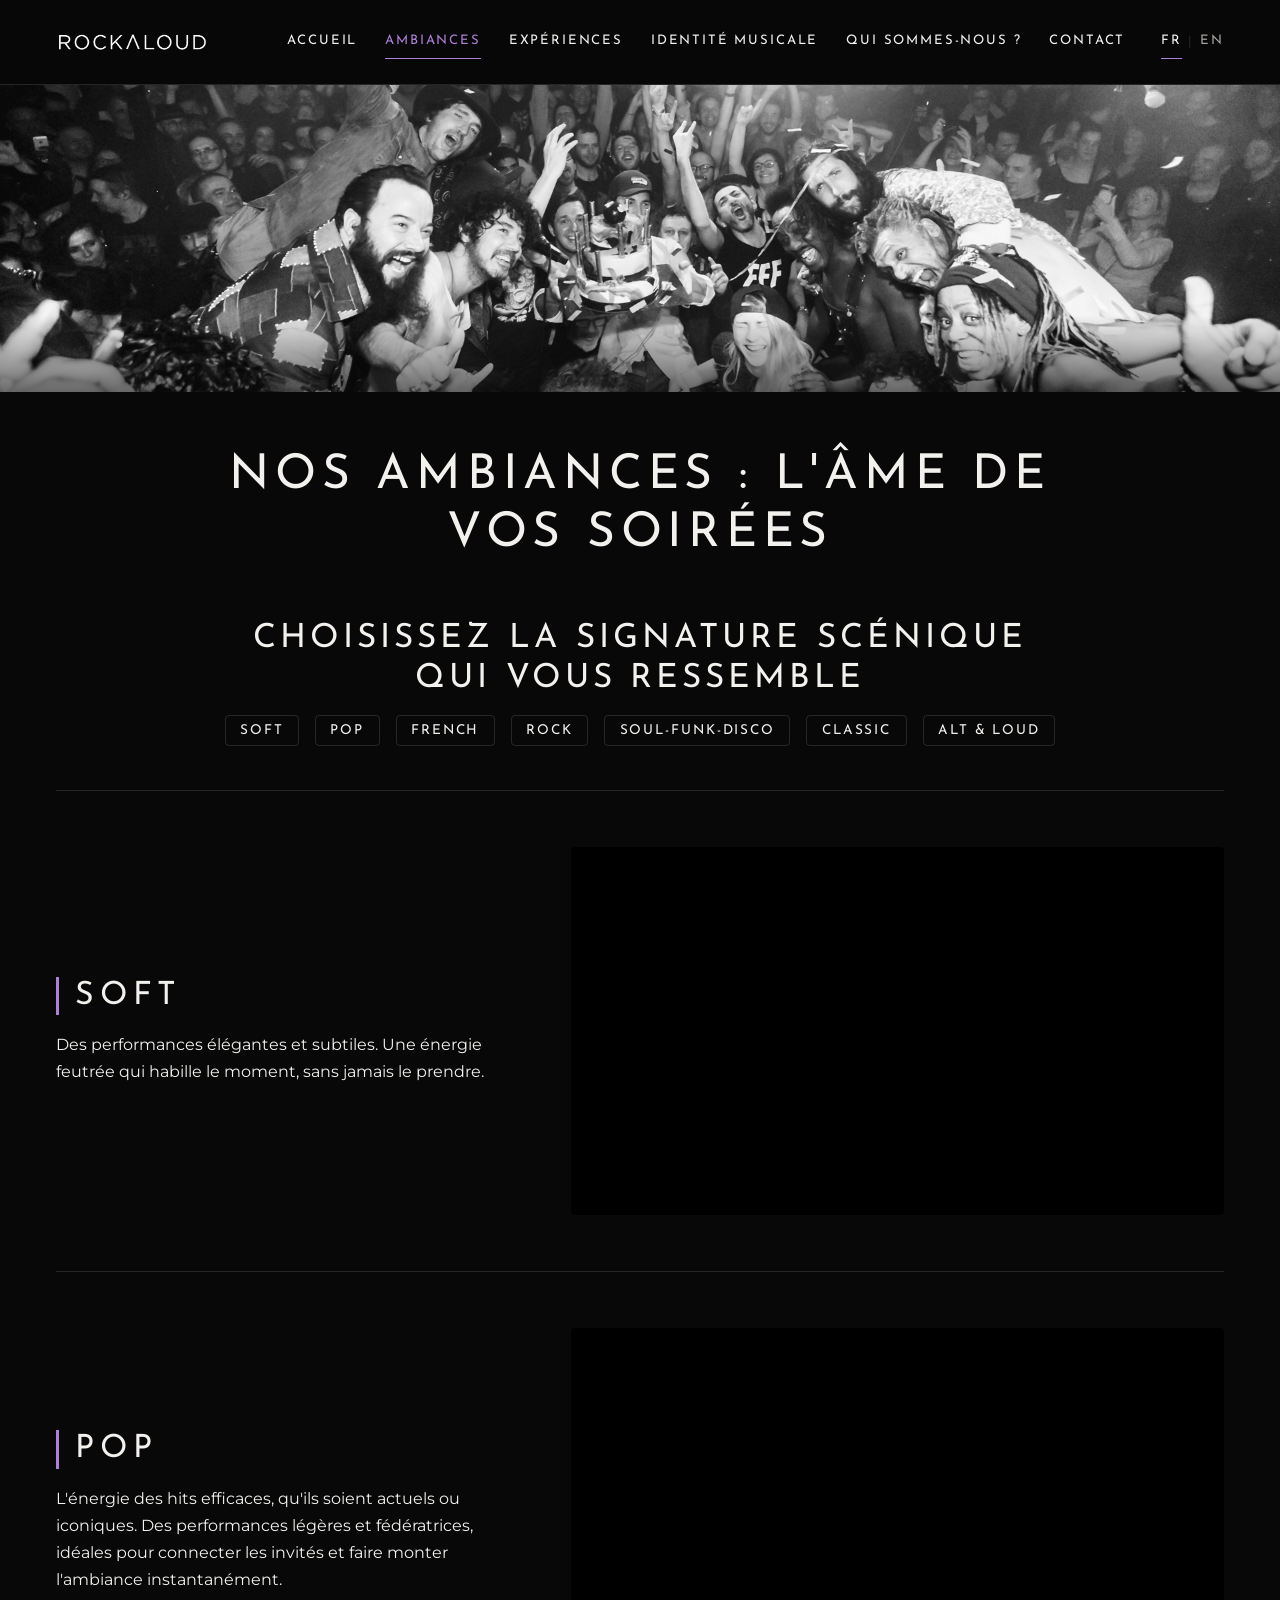
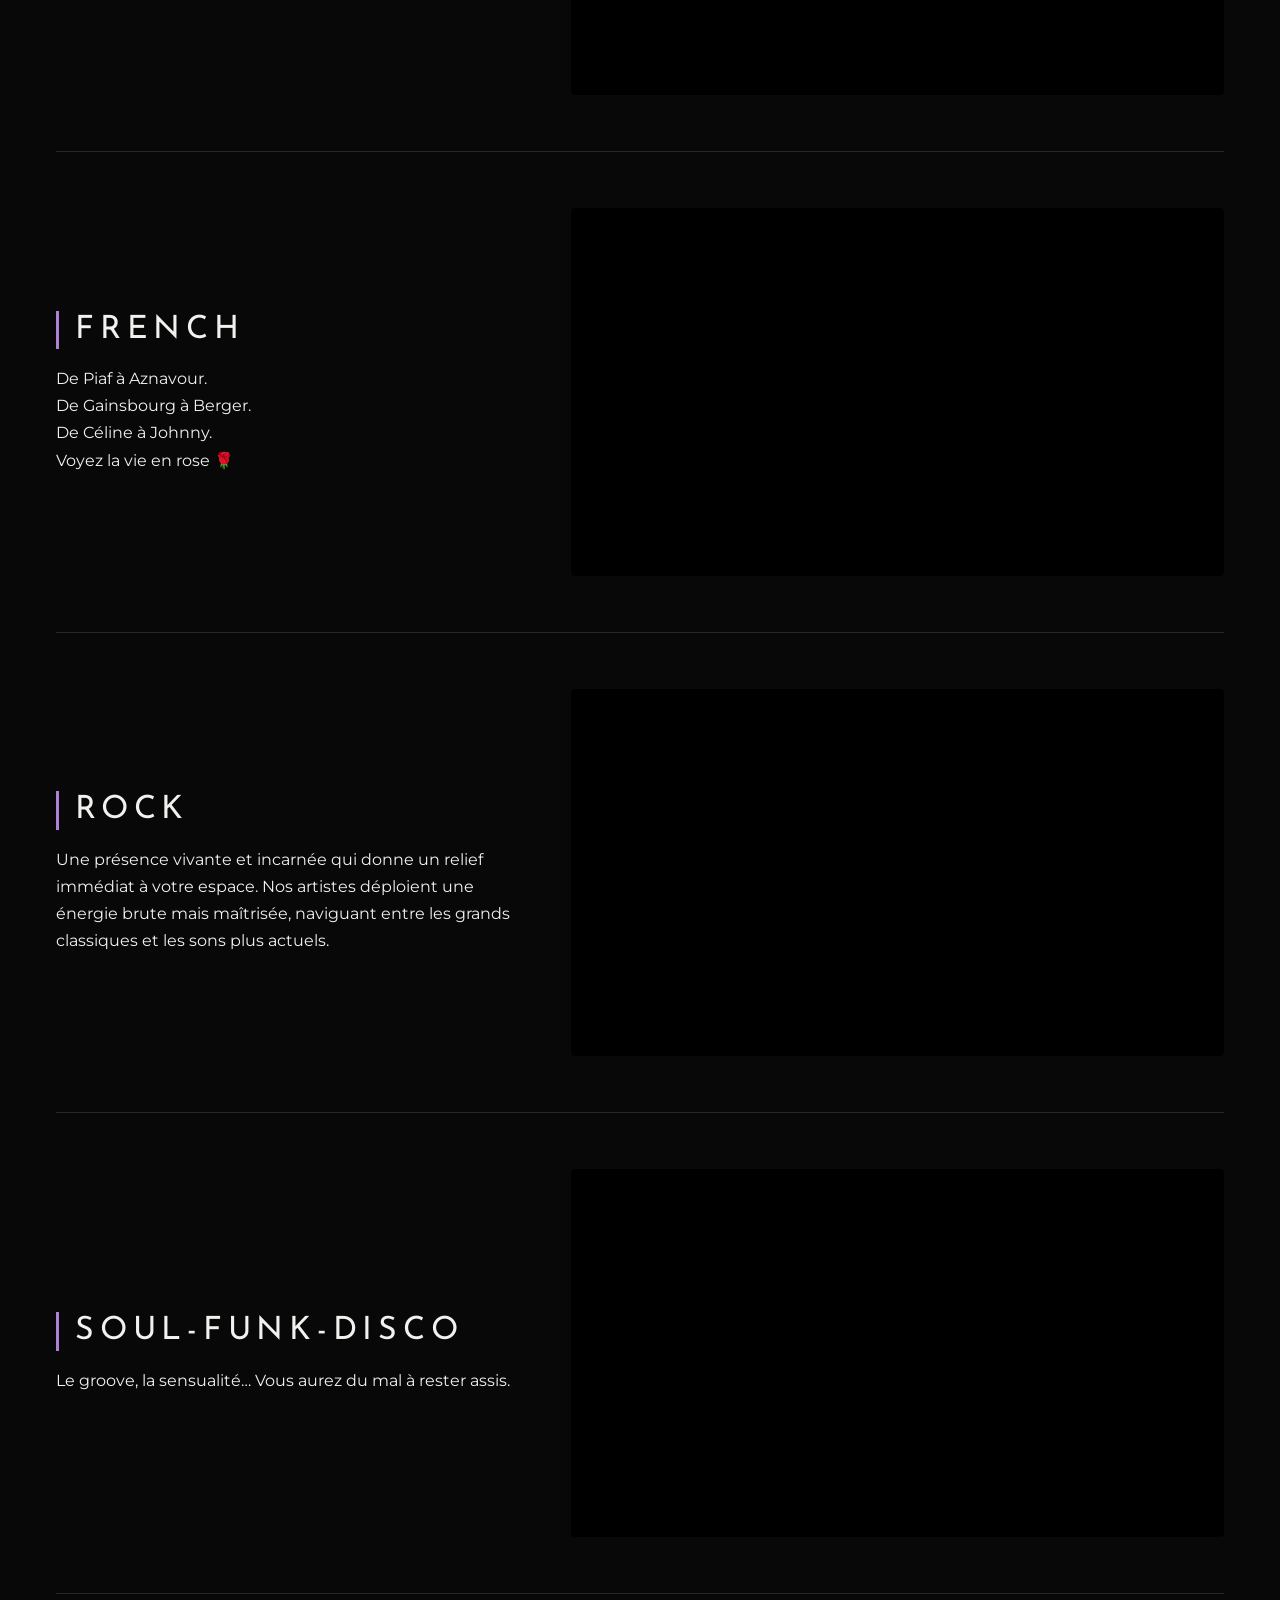
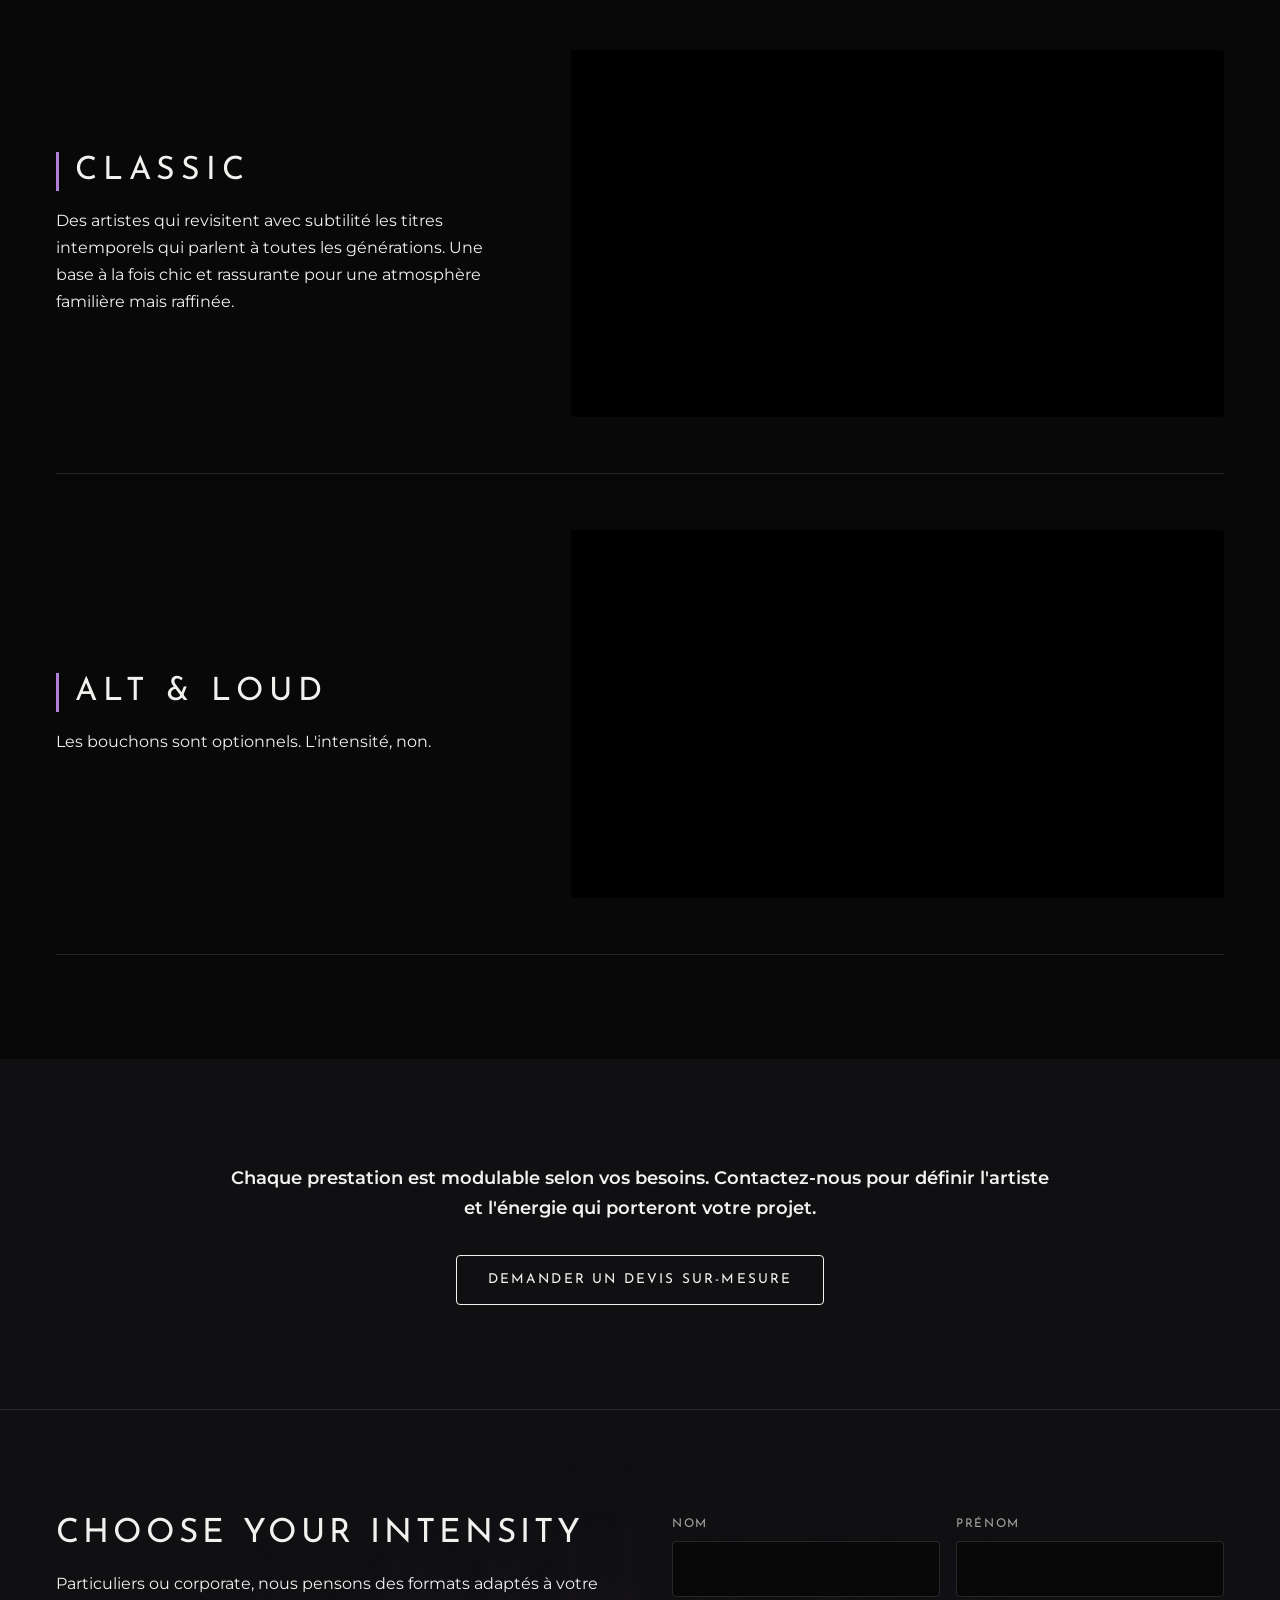
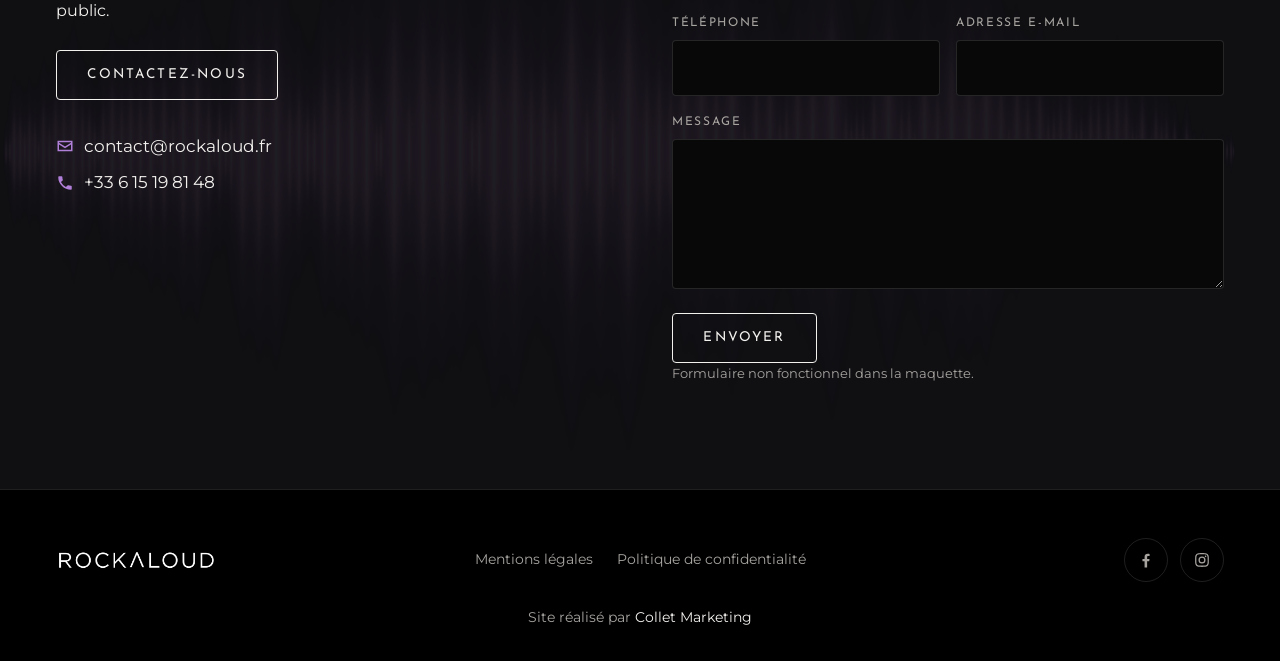
<file: ambiances.html>
<!DOCTYPE html>
<html lang="fr">
<head>
  <meta charset="UTF-8">
  <meta name="viewport" content="width=device-width, initial-scale=1">
  <title>Nos Ambiances : L'Âme de vos Soirées | Rockaloud</title>
  <meta name="description" content="Soft, Pop, French, Rock, Soul-Funk-Disco, Classic, Alt & Loud : choisissez la signature scénique qui vous ressemble.">
  <link rel="icon" href="media/cropped-favicon-rockaloud.jpg">
  <link rel="preconnect" href="https://fonts.googleapis.com">
  <link rel="preconnect" href="https://fonts.gstatic.com" crossorigin>
  <link href="https://fonts.googleapis.com/css2?family=Josefin+Sans:wght@300;400&family=Montserrat:ital,wght@0,400;0,600;1,400&display=swap" rel="stylesheet">
  <link rel="stylesheet" href="css/style.css">
</head>
<body class="page-ambiances">
<header class="site-header">
  <div class="container site-header__inner">
    <a class="site-header__logo" href="index.html" aria-label="Rockaloud, accueil">
      <img src="media/logo-Rockaloud-3-removebg-preview.png" alt="Rockaloud" width="1000" height="250">
    </a>
    <nav class="site-nav" id="site-nav" aria-label="Navigation principale">
        <a href="index.html">Accueil</a>
        <a href="ambiances.html" class="is-active" aria-current="page">Ambiances</a>
        <a href="experiences.html">Expériences</a>
        <a href="identite-musicale.html">Identité musicale</a>
        <a href="qui-sommes-nous.html">Qui sommes-nous ?</a>
        <a href="contact.html">Contact</a>
      <div class="lang-switch" aria-label="Langue">
        <a href="#" class="is-active" aria-current="true">FR</a><span aria-hidden="true">|</span><a href="#" title="Version anglaise (non fonctionnelle dans la maquette)">EN</a>
      </div>
    </nav>
    <button class="nav-toggle" type="button" aria-controls="site-nav" aria-expanded="false" aria-label="Ouvrir le menu">
      <span></span><span></span><span></span>
    </button>
  </div>
</header>
<main>


  <section class="page-hero">
    <img class="page-hero__bg" src="media/concert-img-noir-blanc.jpg" alt="Public en liesse lors d'une soirée Rockaloud, noir et blanc" width="1920" height="1280" fetchpriority="high">
  </section>


  <div class="page-title container container--narrow">
    <h1>Nos Ambiances : L'Âme de vos Soirées</h1>
  </div>

  <section class="section">
    <div class="container">
      <div class="section__head">
        <h2>Choisissez la Signature Scénique qui vous ressemble</h2>
        <ul class="styles-list styles-list--compact" aria-label="Aller directement à un style">
          <li><a href="#soft">Soft</a></li>
          <li><a href="#pop">Pop</a></li>
          <li><a href="#french">French</a></li>
          <li><a href="#rock">Rock</a></li>
          <li><a href="#soul-funk-disco">Soul-Funk-Disco</a></li>
          <li><a href="#classic">Classic</a></li>
          <li><a href="#alt-loud">Alt &amp; Loud</a></li>
        </ul>
      </div>

      <!-- Un bloc par style, dans l'ordre du brief, chacun avec son texte et ses vidéos -->

      <article class="theme" id="soft">
        <div class="theme__head">
          <h3>Soft</h3>
          <p>Des performances élégantes et subtiles. Une énergie feutrée qui habille le moment, sans jamais le prendre.</p>
        </div>
          <div class="theme__videos theme__videos--single">
            <div class="video"><iframe src="https://www.youtube.com/embed/XnOeB2_qpro" title="Rockaloud / Soft" loading="lazy" allow="accelerometer; autoplay; clipboard-write; encrypted-media; gyroscope; picture-in-picture; web-share" referrerpolicy="strict-origin-when-cross-origin" allowfullscreen></iframe></div>
          </div>
      </article>

      <article class="theme" id="pop">
        <div class="theme__head">
          <h3>Pop</h3>
          <p>L'énergie des hits efficaces, qu'ils soient actuels ou iconiques. Des performances légères et fédératrices, idéales pour connecter les invités et faire monter l'ambiance instantanément.</p>
        </div>
          <div class="theme__videos theme__videos--single">
            <div class="video"><iframe src="https://www.youtube.com/embed/W85wO7x4e9c" title="Rockaloud / Pop" loading="lazy" allow="accelerometer; autoplay; clipboard-write; encrypted-media; gyroscope; picture-in-picture; web-share" referrerpolicy="strict-origin-when-cross-origin" allowfullscreen></iframe></div>
          </div>
      </article>

      <article class="theme" id="french">
        <div class="theme__head">
          <h3>French</h3>
          <p>De Piaf à Aznavour.<br>De Gainsbourg à Berger.<br>De Céline à Johnny.<br>Voyez la vie en rose 🌹</p>
        </div>
          <div class="theme__videos theme__videos--single">
            <div class="video"><iframe src="https://www.youtube.com/embed/azG9ca8zM-I" title="Rockaloud / French" loading="lazy" allow="accelerometer; autoplay; clipboard-write; encrypted-media; gyroscope; picture-in-picture; web-share" referrerpolicy="strict-origin-when-cross-origin" allowfullscreen></iframe></div>
          </div>
      </article>

      <article class="theme" id="rock">
        <div class="theme__head">
          <h3>Rock</h3>
          <p>Une présence vivante et incarnée qui donne un relief immédiat à votre espace. Nos artistes déploient une énergie brute mais maîtrisée, naviguant entre les grands classiques et les sons plus actuels.</p>
        </div>
          <div class="theme__videos theme__videos--single">
            <div class="video"><iframe src="https://www.youtube.com/embed/wUS4tdbfYSM" title="Rockaloud / Rock" loading="lazy" allow="accelerometer; autoplay; clipboard-write; encrypted-media; gyroscope; picture-in-picture; web-share" referrerpolicy="strict-origin-when-cross-origin" allowfullscreen></iframe></div>
          </div>
      </article>

      <article class="theme" id="soul-funk-disco">
        <div class="theme__head">
          <h3>Soul-Funk-Disco</h3>
          <p>Le groove, la sensualité… Vous aurez du mal à rester assis.</p>
        </div>
          <div class="theme__videos theme__videos--single">
            <div class="video"><iframe src="https://www.youtube.com/embed/5r3Q8YeS9tQ" title="Rockaloud / Soul Funk" loading="lazy" allow="accelerometer; autoplay; clipboard-write; encrypted-media; gyroscope; picture-in-picture; web-share" referrerpolicy="strict-origin-when-cross-origin" allowfullscreen></iframe></div>
          </div>
      </article>

      <article class="theme" id="classic">
        <div class="theme__head">
          <h3>Classic</h3>
          <p>Des artistes qui revisitent avec subtilité les titres intemporels qui parlent à toutes les générations. Une base à la fois chic et rassurante pour une atmosphère familière mais raffinée.</p>
        </div>
          <div class="theme__videos theme__videos--single">
            <div class="video"><iframe src="https://www.youtube.com/embed/HcSu9LlsYuk" title="Rockaloud / Classique" loading="lazy" allow="accelerometer; autoplay; clipboard-write; encrypted-media; gyroscope; picture-in-picture; web-share" referrerpolicy="strict-origin-when-cross-origin" allowfullscreen></iframe></div>
          </div>
      </article>

      <article class="theme" id="alt-loud">
        <div class="theme__head">
          <h3>Alt &amp; Loud</h3>
          <p>Les bouchons sont optionnels. L'intensité, non.</p>
        </div>
          <div class="theme__videos theme__videos--single">
            <div class="video"><iframe src="https://www.youtube.com/embed/fIWCS2iRZ34" title="Rockaloud / Alt & Loud" loading="lazy" allow="accelerometer; autoplay; clipboard-write; encrypted-media; gyroscope; picture-in-picture; web-share" referrerpolicy="strict-origin-when-cross-origin" allowfullscreen></iframe></div>
          </div>
      </article>
    </div>
  </section>

  <section class="section section--alt section--tight">
    <div class="container container--narrow text-center">
      <p class="lead">Chaque prestation est modulable selon vos besoins. Contactez-nous pour définir l'artiste et l'énergie qui porteront votre projet.</p>
      <p class="actions"><a class="btn" href="contact.html">Demander un devis sur-mesure</a></p>
    </div>
  </section>

  <!-- Bloc commun « Choose your intensity » -->
  <section class="section intensity" id="intensity">
    <div class="container">
      <div class="split" style="align-items:start">
        <div class="split__text intensity__text">
          <h2>Choose your intensity</h2>
          <p>Particuliers ou corporate, nous pensons des formats adaptés à votre public.</p>
          <a class="btn" href="contact.html">Contactez-nous</a>
          <div class="contact-lines">
            <a href="mailto:contact@rockaloud.fr"><svg viewBox="0 0 24 24" aria-hidden="true"><path d="M2 5h20v14H2V5zm2 2v.5l8 5 8-5V7H4zm16 3-8 5-8-5v7h16v-7z"/></svg>contact@rockaloud.fr</a>
            <a href="tel:+33615198148"><svg viewBox="0 0 24 24" aria-hidden="true"><path d="M6.6 10.8a15.1 15.1 0 0 0 6.6 6.6l2.2-2.2c.3-.3.7-.4 1-.2 1.1.4 2.3.6 3.6.6.6 0 1 .4 1 1V20c0 .6-.4 1-1 1A17 17 0 0 1 3 4c0-.6.4-1 1-1h3.5c.6 0 1 .4 1 1 0 1.3.2 2.5.6 3.6.1.3 0 .7-.2 1l-2.3 2.2z"/></svg>+33 6 15 19 81 48</a>
          </div>
        </div>
        <div class="split__media">
          <form class="form" action="#" method="post" onsubmit="return false;" novalidate>
            <div class="form__row">
              <div>
                <label for="intensity-nom">Nom</label>
                <input id="intensity-nom" name="nom" type="text" autocomplete="family-name">
              </div>
              <div>
                <label for="intensity-prenom">Prénom</label>
                <input id="intensity-prenom" name="prenom" type="text" autocomplete="given-name">
              </div>
            </div>
            <div class="form__row">
              <div>
                <label for="intensity-tel">Téléphone</label>
                <input id="intensity-tel" name="telephone" type="tel" autocomplete="tel">
              </div>
              <div>
                <label for="intensity-email">Adresse e-mail</label>
                <input id="intensity-email" name="email" type="email" autocomplete="email">
              </div>
            </div>
            <div>
              <label for="intensity-message">Message</label>
              <textarea id="intensity-message" name="message"></textarea>
            </div>
            <div>
              <button type="submit" class="btn">Envoyer</button>
              <p class="form__note">Formulaire non fonctionnel dans la maquette.</p>
            </div>
          </form>
        </div>
      </div>
    </div>
  </section>
</main>
<footer class="site-footer">
  <div class="container site-footer__inner">
    <a class="site-footer__logo" href="index.html" aria-label="Rockaloud, accueil">
      <img src="media/logo-Rockaloud-3.jpg" alt="Rockaloud" width="1200" height="300">
    </a>
    <nav class="site-footer__links" aria-label="Liens légaux">
      <a href="https://rockaloud.fr/mentions-legales/" target="_blank" rel="noopener">Mentions légales</a>
      <a href="https://rockaloud.fr/politique-de-confidentialite/" target="_blank" rel="noopener">Politique de confidentialité</a>
    </nav>
    <div class="social">
      <!-- lien Facebook à vérifier avec le client -->
      <a href="https://www.facebook.com/rockaloudmusic/" target="_blank" rel="noopener" aria-label="Facebook Rockaloud"><svg viewBox="0 0 24 24" aria-hidden="true"><path d="M13.5 22v-8.2h2.8l.4-3.3h-3.2V8.4c0-.9.3-1.6 1.6-1.6h1.7V3.9c-.3 0-1.3-.1-2.5-.1-2.5 0-4.2 1.5-4.2 4.3v2.4H7.3v3.3h2.8V22h3.4z"/></svg></a>
      <a href="https://www.instagram.com/rockaloud_talent_agency/" target="_blank" rel="noopener" aria-label="Instagram Rockaloud"><svg viewBox="0 0 24 24" aria-hidden="true"><path d="M12 7.3A4.7 4.7 0 1 0 12 16.7 4.7 4.7 0 0 0 12 7.3zm0 7.7a3 3 0 1 1 0-6 3 3 0 0 1 0 6zm5.9-7.9a1.1 1.1 0 1 1-2.2 0 1.1 1.1 0 0 1 2.2 0zM21.1 8.3c-.1-1.5-.4-2.8-1.5-3.9S17.2 3 15.7 2.9C14.2 2.8 9.8 2.8 8.3 2.9 6.8 3 5.5 3.3 4.4 4.4S3 6.8 2.9 8.3c-.1 1.5-.1 5.9 0 7.4.1 1.5.4 2.8 1.5 3.9s2.4 1.4 3.9 1.5c1.5.1 5.9.1 7.4 0 1.5-.1 2.8-.4 3.9-1.5s1.4-2.4 1.5-3.9c.1-1.5.1-5.9 0-7.4zm-2 9c-.3.8-.9 1.4-1.7 1.7-1.2.5-4 .4-5.4.4s-4.2.1-5.4-.4c-.8-.3-1.4-.9-1.7-1.7-.5-1.2-.4-4-.4-5.4s-.1-4.2.4-5.4c.3-.8.9-1.4 1.7-1.7 1.2-.5 4-.4 5.4-.4s4.2-.1 5.4.4c.8.3 1.4.9 1.7 1.7.5 1.2.4 4 .4 5.4s.1 4.2-.4 5.4z"/></svg></a>
    </div>
    <p class="site-footer__credit">Site réalisé par <a href="https://colletmarketing.com/" target="_blank" rel="noopener">Collet Marketing</a></p>
  </div>
</footer>
<script src="js/main.js"></script>
</body>
</html>
</file>
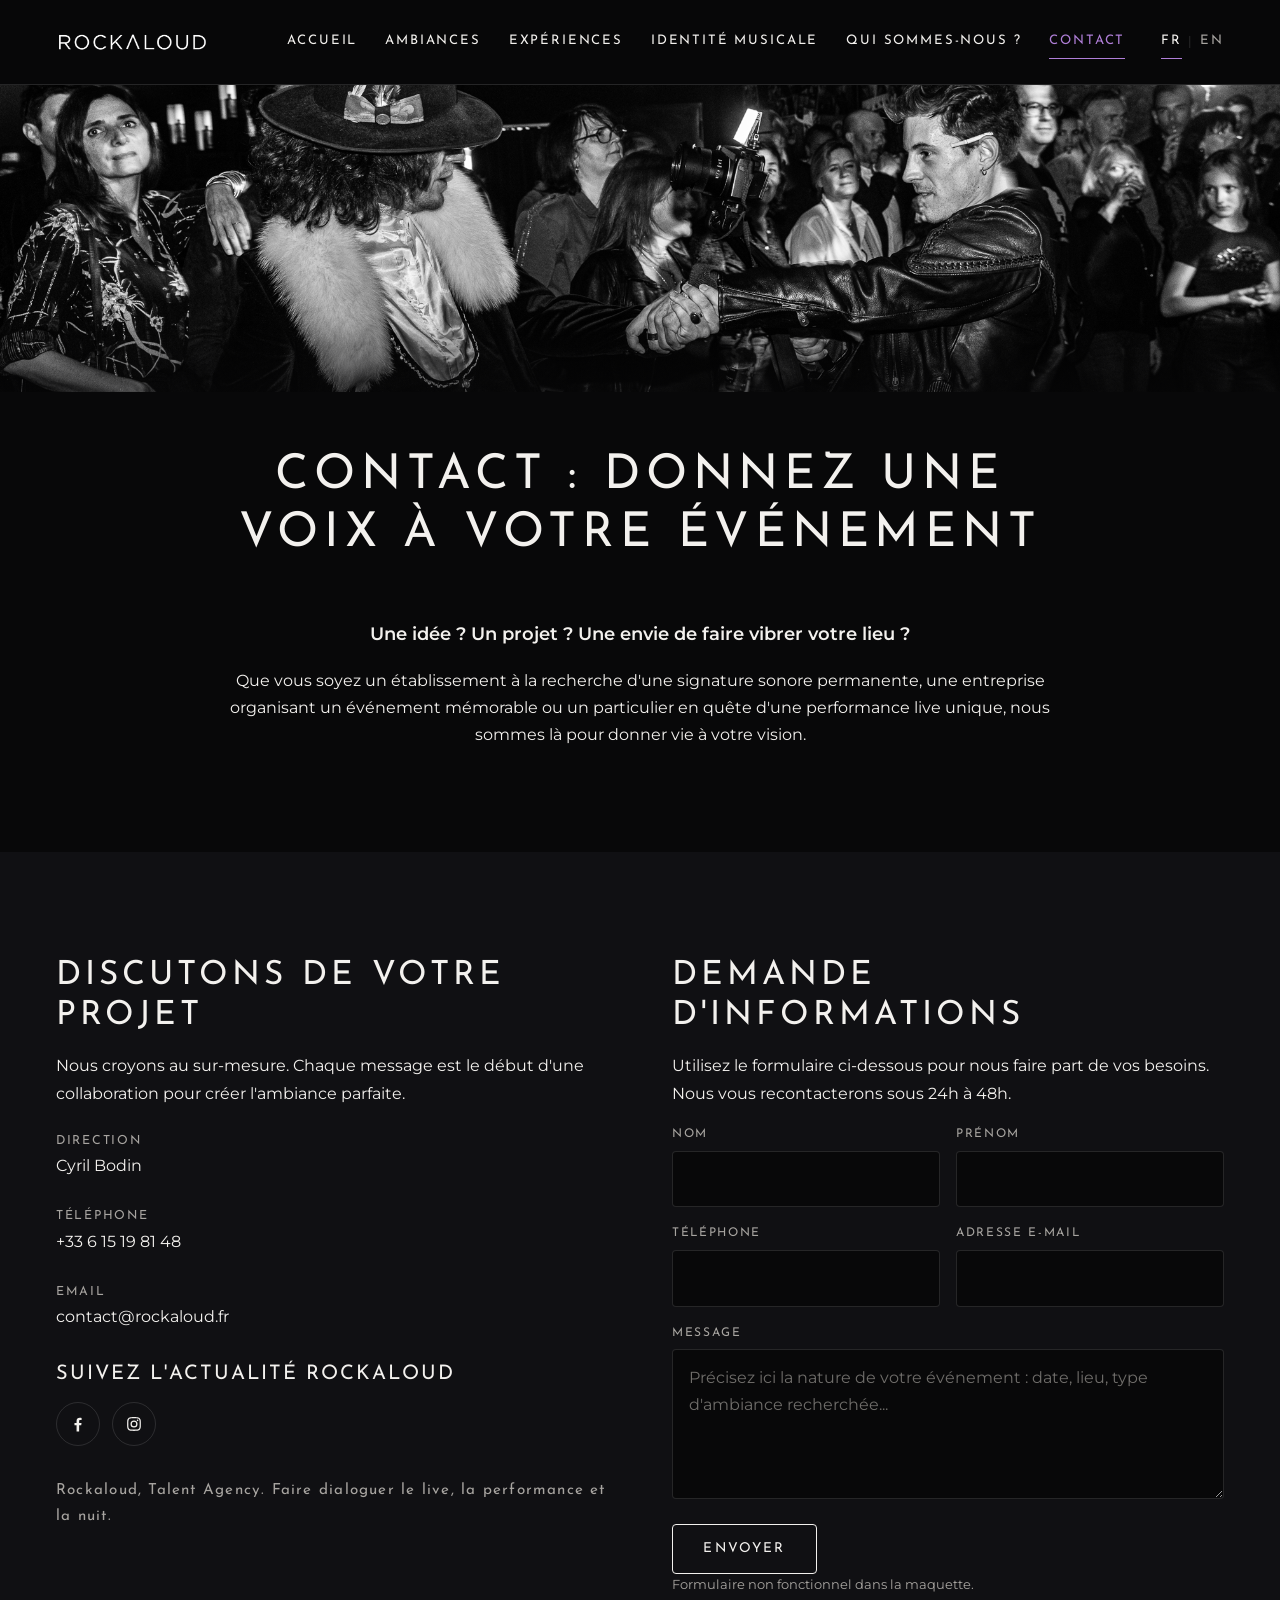
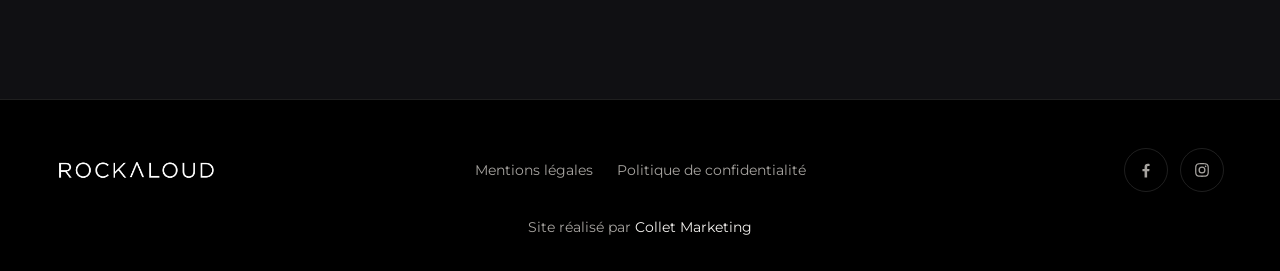
<file: contact.html>
<!DOCTYPE html>
<html lang="fr">
<head>
  <meta charset="UTF-8">
  <meta name="viewport" content="width=device-width, initial-scale=1">
  <title>Contact : Donnez une voix à votre événement | Rockaloud</title>
  <meta name="description" content="Une idée ? Un projet ? Contactez Rockaloud pour donner vie à votre événement ou à la signature sonore de votre lieu.">
  <link rel="icon" href="media/cropped-favicon-rockaloud.jpg">
  <link rel="preconnect" href="https://fonts.googleapis.com">
  <link rel="preconnect" href="https://fonts.gstatic.com" crossorigin>
  <link href="https://fonts.googleapis.com/css2?family=Josefin+Sans:wght@300;400&family=Montserrat:ital,wght@0,400;0,600;1,400&display=swap" rel="stylesheet">
  <link rel="stylesheet" href="css/style.css">
</head>
<body class="page-contact">
<header class="site-header">
  <div class="container site-header__inner">
    <a class="site-header__logo" href="index.html" aria-label="Rockaloud, accueil">
      <img src="media/logo-Rockaloud-3-removebg-preview.png" alt="Rockaloud" width="1000" height="250">
    </a>
    <nav class="site-nav" id="site-nav" aria-label="Navigation principale">
        <a href="index.html">Accueil</a>
        <a href="ambiances.html">Ambiances</a>
        <a href="experiences.html">Expériences</a>
        <a href="identite-musicale.html">Identité musicale</a>
        <a href="qui-sommes-nous.html">Qui sommes-nous ?</a>
        <a href="contact.html" class="is-active" aria-current="page">Contact</a>
      <div class="lang-switch" aria-label="Langue">
        <a href="#" class="is-active" aria-current="true">FR</a><span aria-hidden="true">|</span><a href="#" title="Version anglaise (non fonctionnelle dans la maquette)">EN</a>
      </div>
    </nav>
    <button class="nav-toggle" type="button" aria-controls="site-nav" aria-expanded="false" aria-label="Ouvrir le menu">
      <span></span><span></span><span></span>
    </button>
  </div>
</header>
<main>

  <!-- Photo différente de celle d'Ambiances, à la demande de Cyril (proposition, il peut en fournir une autre) -->

  <section class="page-hero">
    <img class="page-hero__bg" src="media/10_10_21-Thomas.jpg" alt="Danseurs lors d'une soirée Rockaloud, noir et blanc" width="2013" height="1365" fetchpriority="high" style="object-position:50% 30%">
  </section>


  <div class="page-title container container--narrow">
    <h1>Contact : Donnez une voix à votre événement</h1>
  </div>

  <section class="section section--tight">
    <div class="container container--narrow text-center">
      <p class="lead">Une idée ? Un projet ? Une envie de faire vibrer votre lieu ?</p>
      <p>Que vous soyez un établissement à la recherche d'une signature sonore permanente, une entreprise organisant un événement mémorable ou un particulier en quête d'une performance live unique, nous sommes là pour donner vie à votre vision.</p>
    </div>
  </section>

  <section class="section section--alt">
    <div class="container">
      <div class="split" style="align-items:start">
        <div class="split__text">
          <h2>Discutons de votre projet</h2>
          <p>Nous croyons au sur-mesure. Chaque message est le début d'une collaboration pour créer l'ambiance parfaite.</p>
          <div class="contact-details">
            <p><strong>Direction</strong>Cyril Bodin</p>
            <p><strong>Téléphone</strong><a href="tel:+33615198148">+33 6 15 19 81 48</a></p>
            <p><strong>Email</strong><a href="mailto:contact@rockaloud.fr">contact@rockaloud.fr</a></p>
          </div>
          <h3>Suivez l'actualité Rockaloud</h3>
          <div class="social">
            <!-- lien Facebook à vérifier avec le client -->
            <a href="https://www.facebook.com/rockaloudmusic/" target="_blank" rel="noopener" aria-label="Facebook Rockaloud"><svg viewBox="0 0 24 24" aria-hidden="true"><path d="M13.5 22v-8.2h2.8l.4-3.3h-3.2V8.4c0-.9.3-1.6 1.6-1.6h1.7V3.9c-.3 0-1.3-.1-2.5-.1-2.5 0-4.2 1.5-4.2 4.3v2.4H7.3v3.3h2.8V22h3.4z"/></svg></a>
            <!-- La page Contact actuelle renvoie vers instagram.com/cyril__bodin : la maquette utilise rockaloud_talent_agency partout, à confirmer -->
            <a href="https://www.instagram.com/rockaloud_talent_agency/" target="_blank" rel="noopener" aria-label="Instagram Rockaloud"><svg viewBox="0 0 24 24" aria-hidden="true"><path d="M12 7.3A4.7 4.7 0 1 0 12 16.7 4.7 4.7 0 0 0 12 7.3zm0 7.7a3 3 0 1 1 0-6 3 3 0 0 1 0 6zm5.9-7.9a1.1 1.1 0 1 1-2.2 0 1.1 1.1 0 0 1 2.2 0zM21.1 8.3c-.1-1.5-.4-2.8-1.5-3.9S17.2 3 15.7 2.9C14.2 2.8 9.8 2.8 8.3 2.9 6.8 3 5.5 3.3 4.4 4.4S3 6.8 2.9 8.3c-.1 1.5-.1 5.9 0 7.4.1 1.5.4 2.8 1.5 3.9s2.4 1.4 3.9 1.5c1.5.1 5.9.1 7.4 0 1.5-.1 2.8-.4 3.9-1.5s1.4-2.4 1.5-3.9c.1-1.5.1-5.9 0-7.4zm-2 9c-.3.8-.9 1.4-1.7 1.7-1.2.5-4 .4-5.4.4s-4.2.1-5.4-.4c-.8-.3-1.4-.9-1.7-1.7-.5-1.2-.4-4-.4-5.4s-.1-4.2.4-5.4c.3-.8.9-1.4 1.7-1.7 1.2-.5 4-.4 5.4-.4s4.2-.1 5.4.4c.8.3 1.4.9 1.7 1.7.5 1.2.4 4 .4 5.4s.1 4.2-.4 5.4z"/></svg></a>
          </div>
          <p class="signature">Rockaloud, Talent Agency. Faire dialoguer le live, la performance et la nuit.</p>
        </div>
        <div class="split__media">
          <h2>Demande d'informations</h2>
          <p>Utilisez le formulaire ci-dessous pour nous faire part de vos besoins. Nous vous recontacterons sous 24h à 48h.</p>
          <form class="form" action="#" method="post" onsubmit="return false;" novalidate>
            <div class="form__row">
              <div>
                <label for="contact-nom">Nom</label>
                <input id="contact-nom" name="nom" type="text" autocomplete="family-name">
              </div>
              <div>
                <label for="contact-prenom">Prénom</label>
                <input id="contact-prenom" name="prenom" type="text" autocomplete="given-name">
              </div>
            </div>
            <div class="form__row">
              <div>
                <label for="contact-tel">Téléphone</label>
                <input id="contact-tel" name="telephone" type="tel" autocomplete="tel">
              </div>
              <div>
                <label for="contact-email">Adresse e-mail</label>
                <input id="contact-email" name="email" type="email" autocomplete="email">
              </div>
            </div>
            <div>
              <label for="contact-message">Message</label>
              <textarea id="contact-message" name="message" placeholder="Précisez ici la nature de votre événement : date, lieu, type d'ambiance recherchée..."></textarea>
            </div>
            <div>
              <button type="submit" class="btn">Envoyer</button>
              <p class="form__note">Formulaire non fonctionnel dans la maquette.</p>
            </div>
          </form>
        </div>
      </div>
    </div>
  </section>
</main>
<footer class="site-footer">
  <div class="container site-footer__inner">
    <a class="site-footer__logo" href="index.html" aria-label="Rockaloud, accueil">
      <img src="media/logo-Rockaloud-3.jpg" alt="Rockaloud" width="1200" height="300">
    </a>
    <nav class="site-footer__links" aria-label="Liens légaux">
      <a href="https://rockaloud.fr/mentions-legales/" target="_blank" rel="noopener">Mentions légales</a>
      <a href="https://rockaloud.fr/politique-de-confidentialite/" target="_blank" rel="noopener">Politique de confidentialité</a>
    </nav>
    <div class="social">
      <!-- lien Facebook à vérifier avec le client -->
      <a href="https://www.facebook.com/rockaloudmusic/" target="_blank" rel="noopener" aria-label="Facebook Rockaloud"><svg viewBox="0 0 24 24" aria-hidden="true"><path d="M13.5 22v-8.2h2.8l.4-3.3h-3.2V8.4c0-.9.3-1.6 1.6-1.6h1.7V3.9c-.3 0-1.3-.1-2.5-.1-2.5 0-4.2 1.5-4.2 4.3v2.4H7.3v3.3h2.8V22h3.4z"/></svg></a>
      <a href="https://www.instagram.com/rockaloud_talent_agency/" target="_blank" rel="noopener" aria-label="Instagram Rockaloud"><svg viewBox="0 0 24 24" aria-hidden="true"><path d="M12 7.3A4.7 4.7 0 1 0 12 16.7 4.7 4.7 0 0 0 12 7.3zm0 7.7a3 3 0 1 1 0-6 3 3 0 0 1 0 6zm5.9-7.9a1.1 1.1 0 1 1-2.2 0 1.1 1.1 0 0 1 2.2 0zM21.1 8.3c-.1-1.5-.4-2.8-1.5-3.9S17.2 3 15.7 2.9C14.2 2.8 9.8 2.8 8.3 2.9 6.8 3 5.5 3.3 4.4 4.4S3 6.8 2.9 8.3c-.1 1.5-.1 5.9 0 7.4.1 1.5.4 2.8 1.5 3.9s2.4 1.4 3.9 1.5c1.5.1 5.9.1 7.4 0 1.5-.1 2.8-.4 3.9-1.5s1.4-2.4 1.5-3.9c.1-1.5.1-5.9 0-7.4zm-2 9c-.3.8-.9 1.4-1.7 1.7-1.2.5-4 .4-5.4.4s-4.2.1-5.4-.4c-.8-.3-1.4-.9-1.7-1.7-.5-1.2-.4-4-.4-5.4s-.1-4.2.4-5.4c.3-.8.9-1.4 1.7-1.7 1.2-.5 4-.4 5.4-.4s4.2-.1 5.4.4c.8.3 1.4.9 1.7 1.7.5 1.2.4 4 .4 5.4s.1 4.2-.4 5.4z"/></svg></a>
    </div>
    <p class="site-footer__credit">Site réalisé par <a href="https://colletmarketing.com/" target="_blank" rel="noopener">Collet Marketing</a></p>
  </div>
</footer>
<script src="js/main.js"></script>
</body>
</html>
</file>
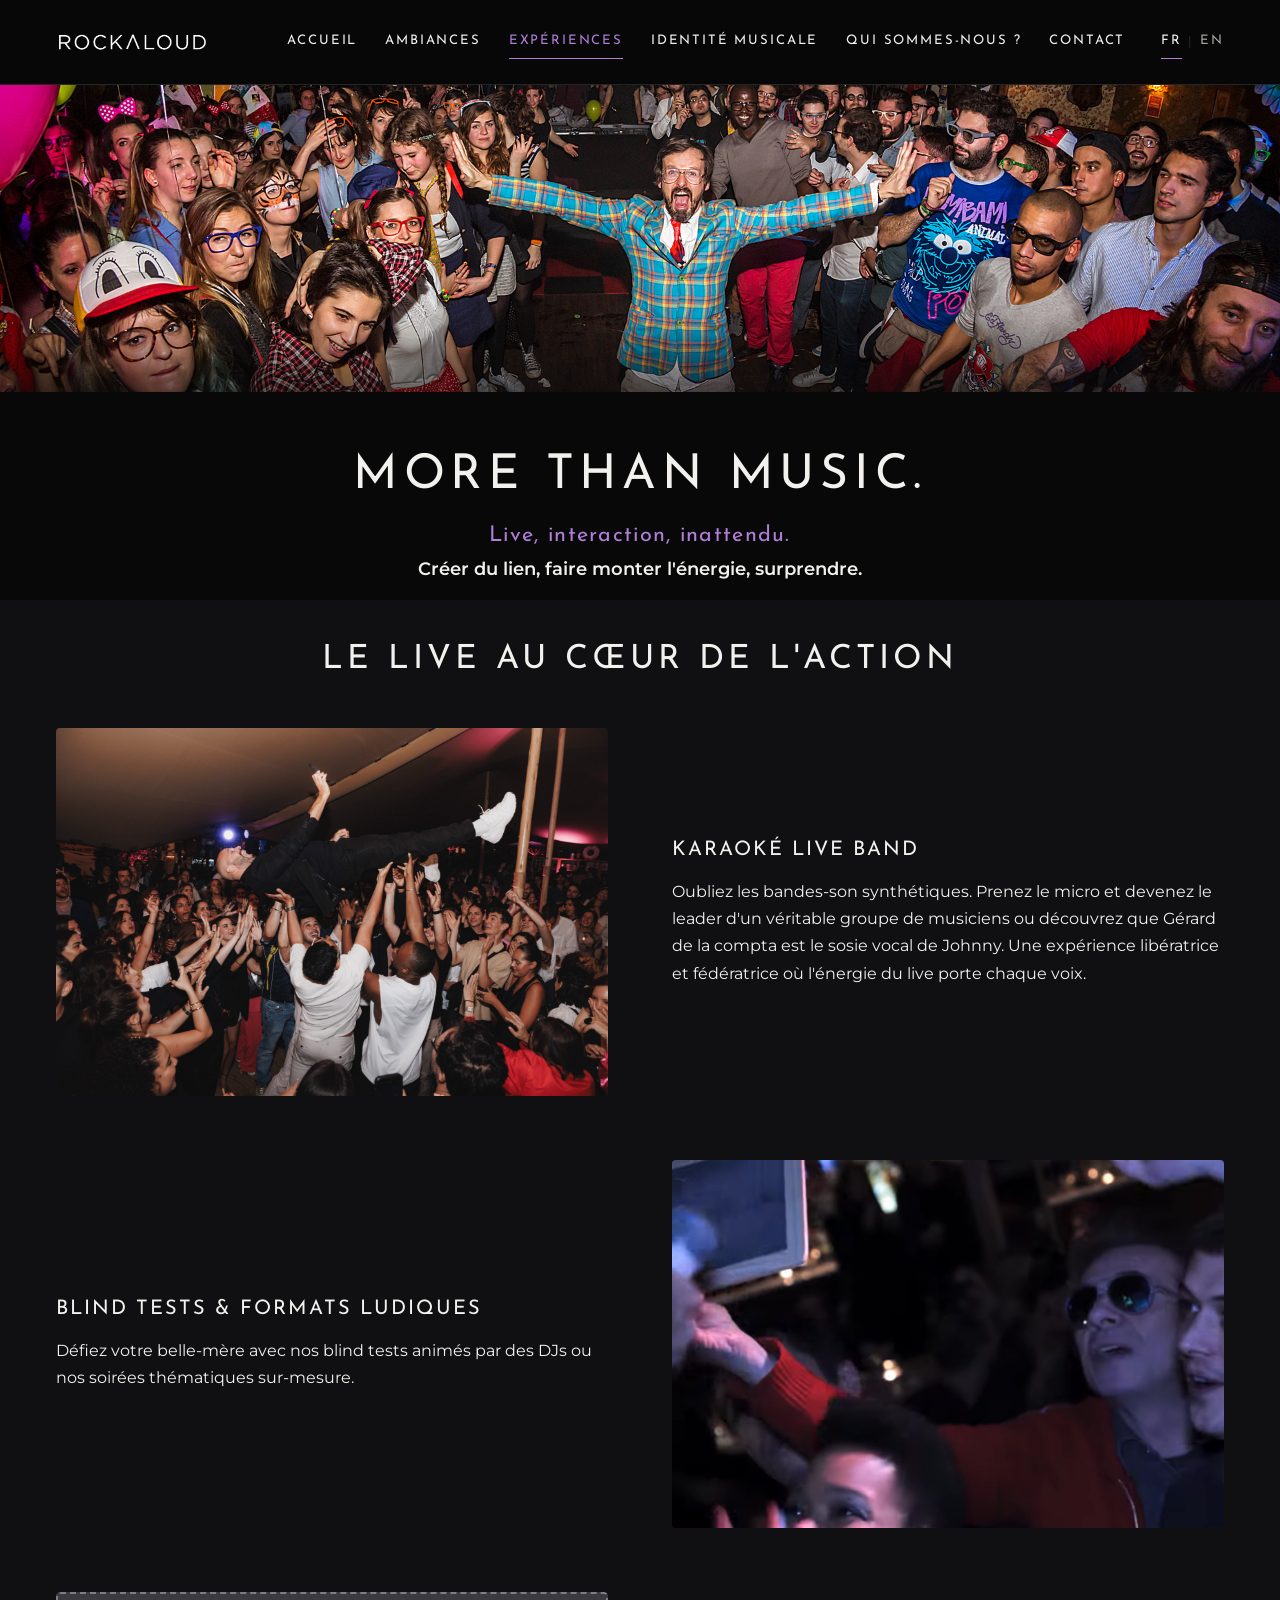
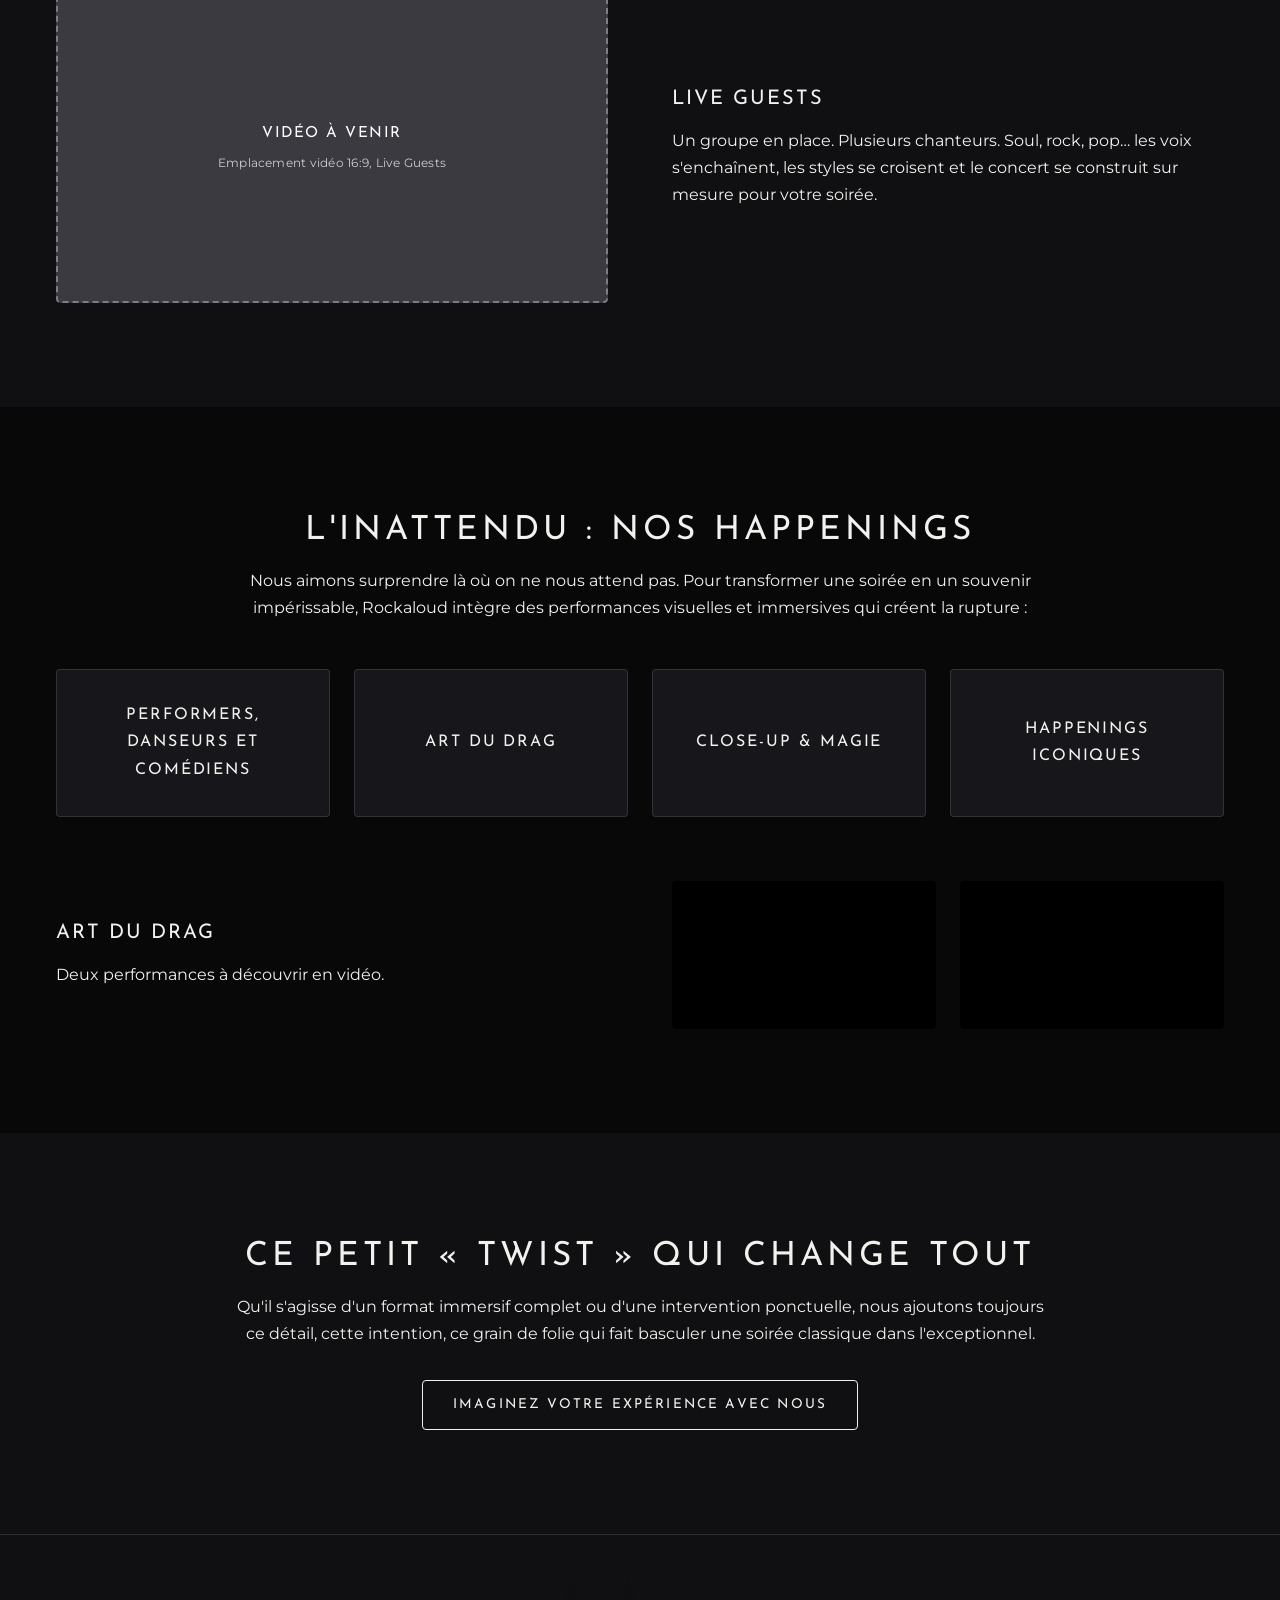
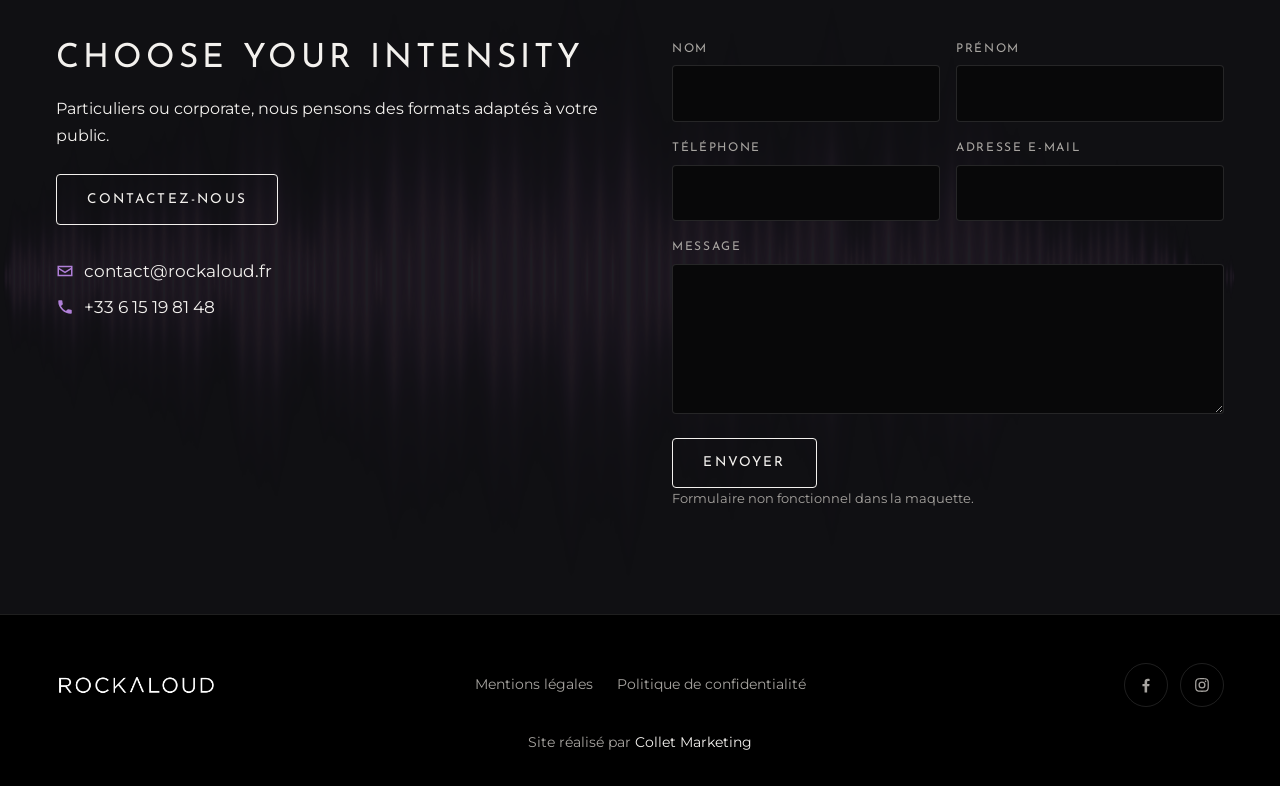
<file: experiences.html>
<!DOCTYPE html>
<html lang="fr">
<head>
  <meta charset="UTF-8">
  <meta name="viewport" content="width=device-width, initial-scale=1">
  <title>More than Music. Nos expériences live | Rockaloud</title>
  <meta name="description" content="Karaoké live band, blind tests, live guests, happenings : live, interaction, inattendu.">
  <link rel="icon" href="media/cropped-favicon-rockaloud.jpg">
  <link rel="preconnect" href="https://fonts.googleapis.com">
  <link rel="preconnect" href="https://fonts.gstatic.com" crossorigin>
  <link href="https://fonts.googleapis.com/css2?family=Josefin+Sans:wght@300;400&family=Montserrat:ital,wght@0,400;0,600;1,400&display=swap" rel="stylesheet">
  <link rel="stylesheet" href="css/style.css">
</head>
<body class="page-experiences">
<header class="site-header">
  <div class="container site-header__inner">
    <a class="site-header__logo" href="index.html" aria-label="Rockaloud, accueil">
      <img src="media/logo-Rockaloud-3-removebg-preview.png" alt="Rockaloud" width="1000" height="250">
    </a>
    <nav class="site-nav" id="site-nav" aria-label="Navigation principale">
        <a href="index.html">Accueil</a>
        <a href="ambiances.html">Ambiances</a>
        <a href="experiences.html" class="is-active" aria-current="page">Expériences</a>
        <a href="identite-musicale.html">Identité musicale</a>
        <a href="qui-sommes-nous.html">Qui sommes-nous ?</a>
        <a href="contact.html">Contact</a>
      <div class="lang-switch" aria-label="Langue">
        <a href="#" class="is-active" aria-current="true">FR</a><span aria-hidden="true">|</span><a href="#" title="Version anglaise (non fonctionnelle dans la maquette)">EN</a>
      </div>
    </nav>
    <button class="nav-toggle" type="button" aria-controls="site-nav" aria-expanded="false" aria-label="Ouvrir le menu">
      <span></span><span></span><span></span>
    </button>
  </div>
</header>
<main>

  <!-- 1. Nouvelle accroche (remplace l'intro « Nos Expériences : Bien plus qu'un concert, un happening. ») -->

  <section class="page-hero">
    <img class="page-hero__bg" src="media/fete-rockaloud.jpg" alt="Soirée festive Rockaloud, ballons et public déguisé" width="1920" height="1080" fetchpriority="high">
  </section>


  <div class="page-title container container--narrow">
    <h1>More than Music.</h1>
    <p class="subtitle">Live, interaction, inattendu.</p>
    <p class="lead">Créer du lien, faire monter l'énergie, surprendre.</p>
  </div>


  <!-- 2. Le Live au cœur de l'action -->
  <section class="section section--alt">
    <div class="container">
      <div class="section__head">
        <h2>Le Live au cœur de l'action</h2>
      </div>

      <div class="split">
        <div class="split__media">
          <div class="media media--landscape">
            <img src="media/Capture-decran-2026-02-16-a-16.42.55.png" alt="Karaoké live band, le public porté par la foule" width="1600" height="1071" loading="lazy">
          </div>
        </div>
        <div class="split__text">
          <h3>Karaoké Live Band</h3>
          <p>Oubliez les bandes-son synthétiques. Prenez le micro et devenez le leader d'un véritable groupe de musiciens ou découvrez que Gérard de la compta est le sosie vocal de Johnny. Une expérience libératrice et fédératrice où l'énergie du live porte chaque voix.</p>
        </div>
      </div>

      <div class="split split--reverse" style="margin-top:4rem">
        <div class="split__media">
          <div class="media media--landscape">
            <img src="media/blind-test-Philippe-Manoeuvre.jpg" alt="Blind test animé par Philippe Manœuvre" width="1374" height="769" loading="lazy">
          </div>
        </div>
        <div class="split__text">
          <h3>Blind Tests &amp; Formats Ludiques</h3>
          <p>Défiez votre belle-mère avec nos blind tests animés par des DJs ou nos soirées thématiques sur-mesure.</p>
        </div>
      </div>

      <!-- NOUVEAU bloc LIVE GUESTS -->
      <div class="split" style="margin-top:4rem">
        <div class="split__media">
          <div class="media media--wide">
            <div class="placeholder">Vidéo à venir<small>Emplacement vidéo 16:9, Live Guests</small></div>
          </div>
        </div>
        <div class="split__text">
          <h3>Live Guests</h3>
          <p>Un groupe en place. Plusieurs chanteurs. Soul, rock, pop… les voix s'enchaînent, les styles se croisent et le concert se construit sur mesure pour votre soirée.</p>
        </div>
      </div>
    </div>
  </section>

  <!-- 3. L'Inattendu : Nos Happenings -->
  <section class="section">
    <div class="container">
      <div class="section__head">
        <h2>L'Inattendu : Nos Happenings</h2>
        <p>Nous aimons surprendre là où on ne nous attend pas. Pour transformer une soirée en un souvenir impérissable, Rockaloud intègre des performances visuelles et immersives qui créent la rupture :</p>
      </div>
      <div class="grid grid--4">
        <div class="card card--label">Performers, Danseurs et comédiens</div>
        <div class="card card--label">Art du Drag</div>
        <div class="card card--label">Close-up &amp; Magie</div>
        <div class="card card--label">Happenings Iconiques</div>
      </div>

      <div class="split" style="margin-top:4rem">
        <div class="split__text">
          <h3>Art du Drag</h3>
          <p>Deux performances à découvrir en vidéo.</p>
        </div>
        <div class="split__media">
          <div class="grid grid--2">
            <div class="video"><iframe src="https://player.vimeo.com/video/1189180743" title="Art du Drag, vidéo 1" loading="lazy" allow="autoplay; fullscreen; picture-in-picture" allowfullscreen></iframe></div>
            <div class="video"><iframe src="https://player.vimeo.com/video/1184787347" title="Art du Drag, vidéo 2" loading="lazy" allow="autoplay; fullscreen; picture-in-picture" allowfullscreen></iframe></div>
          </div>
        </div>
      </div>
    </div>
  </section>

  <!-- 4. Ce petit « Twist » qui change tout -->
  <section class="section section--alt">
    <div class="container container--narrow text-center">
      <h2>Ce petit « Twist » qui change tout</h2>
      <p>Qu'il s'agisse d'un format immersif complet ou d'une intervention ponctuelle, nous ajoutons toujours ce détail, cette intention, ce grain de folie qui fait basculer une soirée classique dans l'exceptionnel.</p>
      <p class="actions"><a class="btn" href="contact.html">Imaginez votre expérience avec nous</a></p>
    </div>
  </section>

  <!-- Bloc commun « Choose your intensity » -->
  <section class="section intensity" id="intensity">
    <div class="container">
      <div class="split" style="align-items:start">
        <div class="split__text intensity__text">
          <h2>Choose your intensity</h2>
          <p>Particuliers ou corporate, nous pensons des formats adaptés à votre public.</p>
          <a class="btn" href="contact.html">Contactez-nous</a>
          <div class="contact-lines">
            <a href="mailto:contact@rockaloud.fr"><svg viewBox="0 0 24 24" aria-hidden="true"><path d="M2 5h20v14H2V5zm2 2v.5l8 5 8-5V7H4zm16 3-8 5-8-5v7h16v-7z"/></svg>contact@rockaloud.fr</a>
            <a href="tel:+33615198148"><svg viewBox="0 0 24 24" aria-hidden="true"><path d="M6.6 10.8a15.1 15.1 0 0 0 6.6 6.6l2.2-2.2c.3-.3.7-.4 1-.2 1.1.4 2.3.6 3.6.6.6 0 1 .4 1 1V20c0 .6-.4 1-1 1A17 17 0 0 1 3 4c0-.6.4-1 1-1h3.5c.6 0 1 .4 1 1 0 1.3.2 2.5.6 3.6.1.3 0 .7-.2 1l-2.3 2.2z"/></svg>+33 6 15 19 81 48</a>
          </div>
        </div>
        <div class="split__media">
          <form class="form" action="#" method="post" onsubmit="return false;" novalidate>
            <div class="form__row">
              <div>
                <label for="intensity-nom">Nom</label>
                <input id="intensity-nom" name="nom" type="text" autocomplete="family-name">
              </div>
              <div>
                <label for="intensity-prenom">Prénom</label>
                <input id="intensity-prenom" name="prenom" type="text" autocomplete="given-name">
              </div>
            </div>
            <div class="form__row">
              <div>
                <label for="intensity-tel">Téléphone</label>
                <input id="intensity-tel" name="telephone" type="tel" autocomplete="tel">
              </div>
              <div>
                <label for="intensity-email">Adresse e-mail</label>
                <input id="intensity-email" name="email" type="email" autocomplete="email">
              </div>
            </div>
            <div>
              <label for="intensity-message">Message</label>
              <textarea id="intensity-message" name="message"></textarea>
            </div>
            <div>
              <button type="submit" class="btn">Envoyer</button>
              <p class="form__note">Formulaire non fonctionnel dans la maquette.</p>
            </div>
          </form>
        </div>
      </div>
    </div>
  </section>
</main>
<footer class="site-footer">
  <div class="container site-footer__inner">
    <a class="site-footer__logo" href="index.html" aria-label="Rockaloud, accueil">
      <img src="media/logo-Rockaloud-3.jpg" alt="Rockaloud" width="1200" height="300">
    </a>
    <nav class="site-footer__links" aria-label="Liens légaux">
      <a href="https://rockaloud.fr/mentions-legales/" target="_blank" rel="noopener">Mentions légales</a>
      <a href="https://rockaloud.fr/politique-de-confidentialite/" target="_blank" rel="noopener">Politique de confidentialité</a>
    </nav>
    <div class="social">
      <!-- lien Facebook à vérifier avec le client -->
      <a href="https://www.facebook.com/rockaloudmusic/" target="_blank" rel="noopener" aria-label="Facebook Rockaloud"><svg viewBox="0 0 24 24" aria-hidden="true"><path d="M13.5 22v-8.2h2.8l.4-3.3h-3.2V8.4c0-.9.3-1.6 1.6-1.6h1.7V3.9c-.3 0-1.3-.1-2.5-.1-2.5 0-4.2 1.5-4.2 4.3v2.4H7.3v3.3h2.8V22h3.4z"/></svg></a>
      <a href="https://www.instagram.com/rockaloud_talent_agency/" target="_blank" rel="noopener" aria-label="Instagram Rockaloud"><svg viewBox="0 0 24 24" aria-hidden="true"><path d="M12 7.3A4.7 4.7 0 1 0 12 16.7 4.7 4.7 0 0 0 12 7.3zm0 7.7a3 3 0 1 1 0-6 3 3 0 0 1 0 6zm5.9-7.9a1.1 1.1 0 1 1-2.2 0 1.1 1.1 0 0 1 2.2 0zM21.1 8.3c-.1-1.5-.4-2.8-1.5-3.9S17.2 3 15.7 2.9C14.2 2.8 9.8 2.8 8.3 2.9 6.8 3 5.5 3.3 4.4 4.4S3 6.8 2.9 8.3c-.1 1.5-.1 5.9 0 7.4.1 1.5.4 2.8 1.5 3.9s2.4 1.4 3.9 1.5c1.5.1 5.9.1 7.4 0 1.5-.1 2.8-.4 3.9-1.5s1.4-2.4 1.5-3.9c.1-1.5.1-5.9 0-7.4zm-2 9c-.3.8-.9 1.4-1.7 1.7-1.2.5-4 .4-5.4.4s-4.2.1-5.4-.4c-.8-.3-1.4-.9-1.7-1.7-.5-1.2-.4-4-.4-5.4s-.1-4.2.4-5.4c.3-.8.9-1.4 1.7-1.7 1.2-.5 4-.4 5.4-.4s4.2-.1 5.4.4c.8.3 1.4.9 1.7 1.7.5 1.2.4 4 .4 5.4s.1 4.2-.4 5.4z"/></svg></a>
    </div>
    <p class="site-footer__credit">Site réalisé par <a href="https://colletmarketing.com/" target="_blank" rel="noopener">Collet Marketing</a></p>
  </div>
</footer>
<script src="js/main.js"></script>
</body>
</html>
</file>
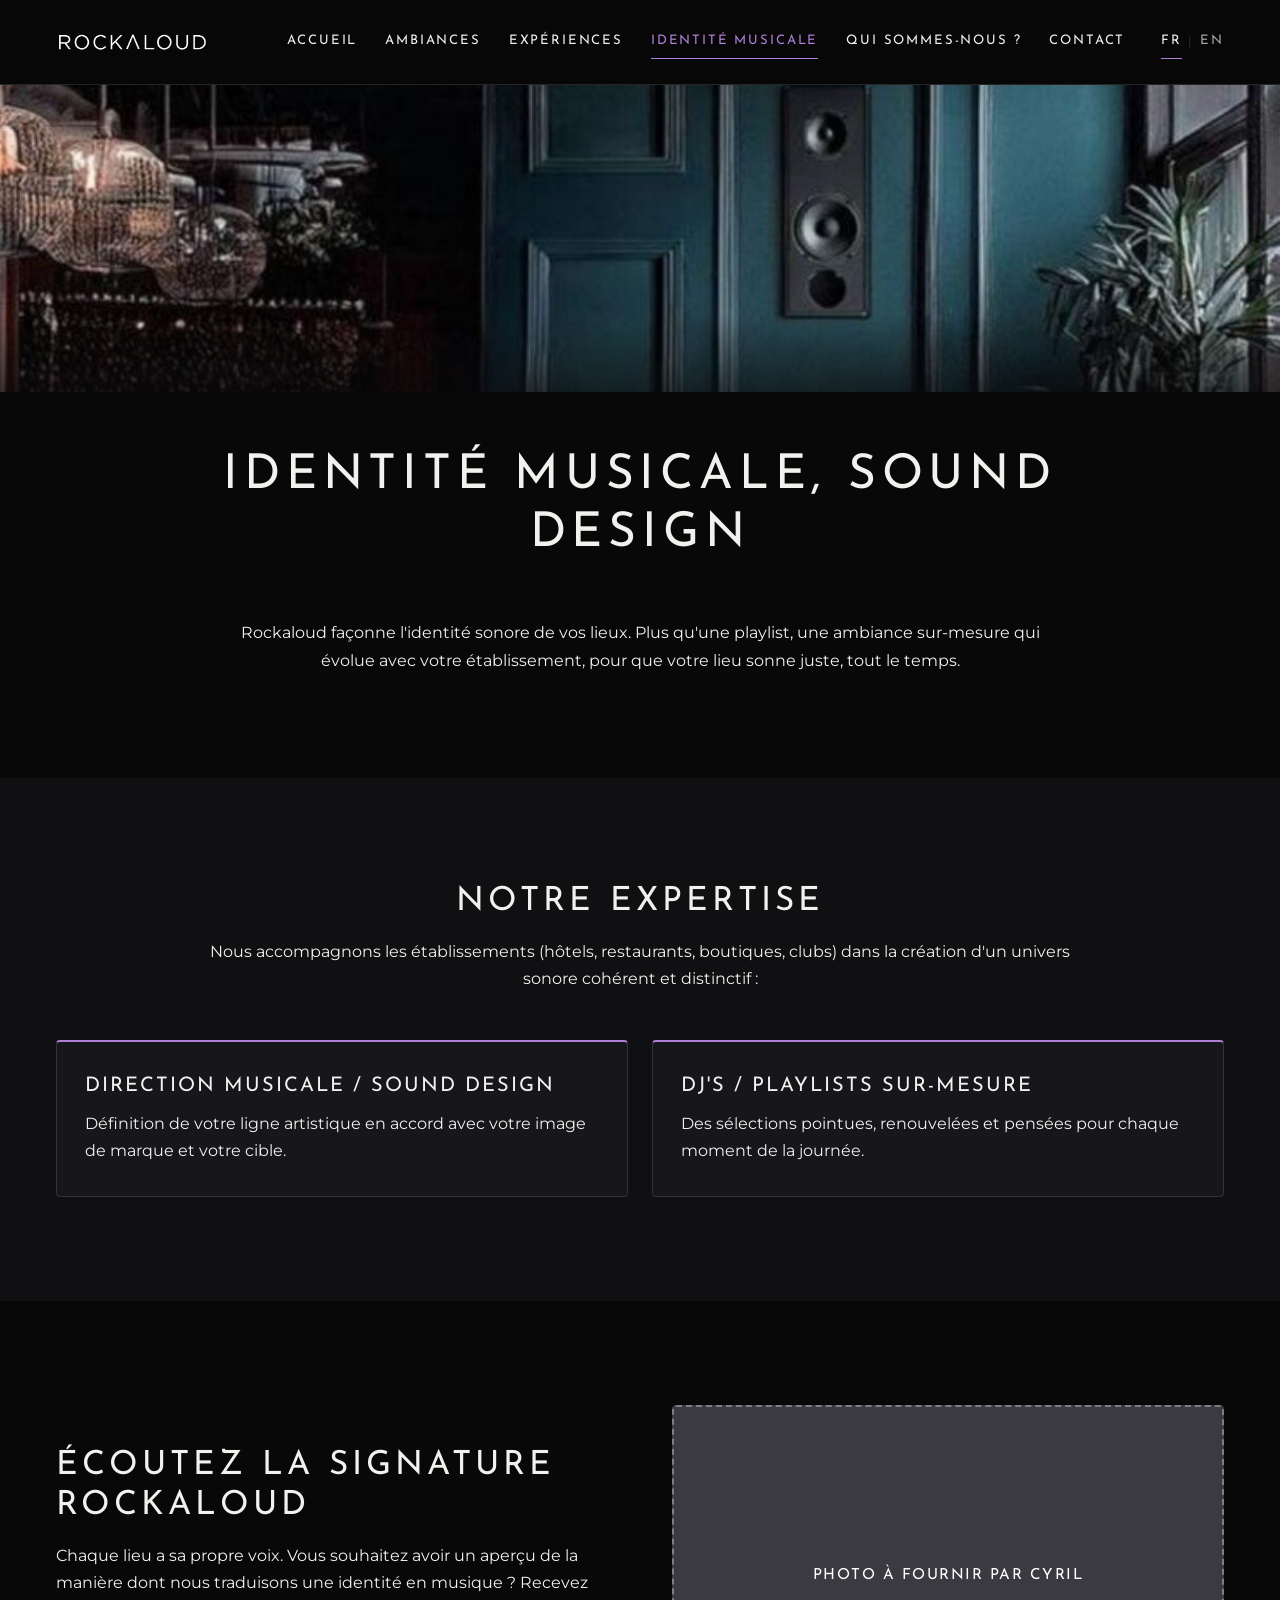
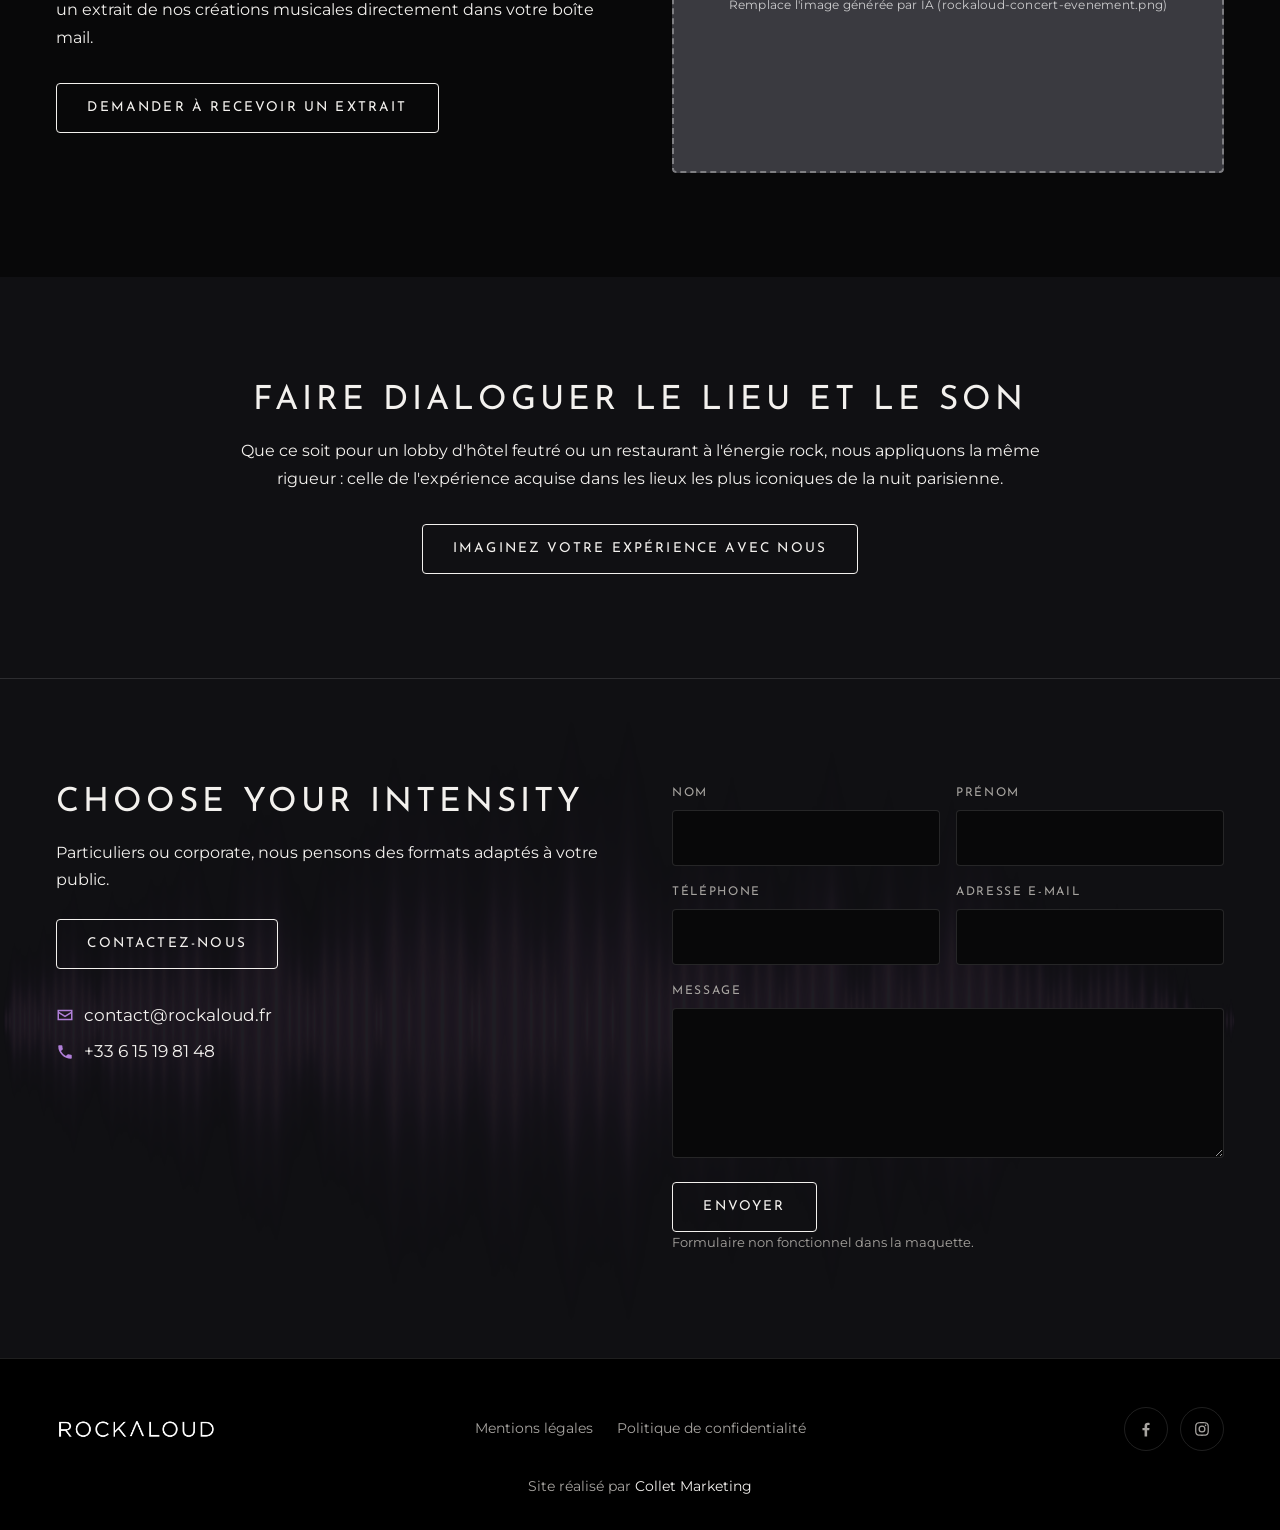
<file: identite-musicale.html>
<!DOCTYPE html>
<html lang="fr">
<head>
  <meta charset="UTF-8">
  <meta name="viewport" content="width=device-width, initial-scale=1">
  <title>Identité musicale, Sound design | Rockaloud</title>
  <meta name="description" content="Direction musicale, sound design, DJ's et playlists sur-mesure : Rockaloud façonne l'identité sonore de vos lieux.">
  <link rel="icon" href="media/cropped-favicon-rockaloud.jpg">
  <link rel="preconnect" href="https://fonts.googleapis.com">
  <link rel="preconnect" href="https://fonts.gstatic.com" crossorigin>
  <link href="https://fonts.googleapis.com/css2?family=Josefin+Sans:wght@300;400&family=Montserrat:ital,wght@0,400;0,600;1,400&display=swap" rel="stylesheet">
  <link rel="stylesheet" href="css/style.css">
</head>
<body class="page-identite-musicale">
<header class="site-header">
  <div class="container site-header__inner">
    <a class="site-header__logo" href="index.html" aria-label="Rockaloud, accueil">
      <img src="media/logo-Rockaloud-3-removebg-preview.png" alt="Rockaloud" width="1000" height="250">
    </a>
    <nav class="site-nav" id="site-nav" aria-label="Navigation principale">
        <a href="index.html">Accueil</a>
        <a href="ambiances.html">Ambiances</a>
        <a href="experiences.html">Expériences</a>
        <a href="identite-musicale.html" class="is-active" aria-current="page">Identité musicale</a>
        <a href="qui-sommes-nous.html">Qui sommes-nous ?</a>
        <a href="contact.html">Contact</a>
      <div class="lang-switch" aria-label="Langue">
        <a href="#" class="is-active" aria-current="true">FR</a><span aria-hidden="true">|</span><a href="#" title="Version anglaise (non fonctionnelle dans la maquette)">EN</a>
      </div>
    </nav>
    <button class="nav-toggle" type="button" aria-controls="site-nav" aria-expanded="false" aria-label="Ouvrir le menu">
      <span></span><span></span><span></span>
    </button>
  </div>
</header>
<main>

  <!-- Visuel souhaité par Cyril (intérieur d'hôtel, enceinte, vert foncé), transmis par Collet Marketing. Image générée par IA, acceptée car sans personne -->

  <section class="page-hero">
    <img class="page-hero__bg" src="media/identite-musicale-hotel-enceinte.jpg" alt="Salle d'hôtel aux murs vert foncé avec une enceinte encastrée" width="1215" height="1220" fetchpriority="high" style="object-position:50% 30%">
  </section>


  <div class="page-title container container--narrow">
    <h1>Identité musicale, Sound design</h1>
  </div>

  <section class="section section--tight">
    <div class="container container--narrow text-center">
      <p>Rockaloud façonne l'identité sonore de vos lieux. Plus qu'une playlist, une ambiance sur-mesure qui évolue avec votre établissement, pour que votre lieu sonne juste, tout le temps.</p>
    </div>
  </section>

  <section class="section section--alt">
    <div class="container">
      <div class="section__head">
        <h2>Notre Expertise</h2>
        <p>Nous accompagnons les établissements (hôtels, restaurants, boutiques, clubs) dans la création d'un univers sonore cohérent et distinctif :</p>
      </div>
      <div class="grid grid--2">
        <article class="card card--accent">
          <h3>Direction Musicale / Sound Design</h3>
          <p>Définition de votre ligne artistique en accord avec votre image de marque et votre cible.</p>
        </article>
        <article class="card card--accent">
          <h3>DJ's / Playlists Sur-Mesure</h3>
          <p>Des sélections pointues, renouvelées et pensées pour chaque moment de la journée.</p>
        </article>
      </div>
    </div>
  </section>

  <section class="section">
    <div class="container">
      <div class="split">
        <div class="split__text">
          <h2>Écoutez la Signature Rockaloud</h2>
          <p>Chaque lieu a sa propre voix. Vous souhaitez avoir un aperçu de la manière dont nous traduisons une identité en musique ? Recevez un extrait de nos créations musicales directement dans votre boîte mail.</p>
          <p class="actions"><a class="btn" href="contact.html">Demander à recevoir un extrait</a></p>
        </div>
        <div class="split__media">
          <div class="media media--landscape">
            <!-- Remplace rockaloud-concert-evenement.png (image générée par IA), Cyril fournit une nouvelle photo -->
            <div class="placeholder">Photo à fournir par Cyril<small>Remplace l'image générée par IA (rockaloud-concert-evenement.png)</small></div>
          </div>
        </div>
      </div>
    </div>
  </section>

  <section class="section section--alt">
    <div class="container container--narrow text-center">
      <h2>Faire dialoguer le lieu et le son</h2>
      <p>Que ce soit pour un lobby d'hôtel feutré ou un restaurant à l'énergie rock, nous appliquons la même rigueur : celle de l'expérience acquise dans les lieux les plus iconiques de la nuit parisienne.</p>
      <p class="actions"><a class="btn" href="contact.html">Imaginez votre expérience avec nous</a></p>
    </div>
  </section>

  <!-- Bloc commun « Choose your intensity » -->
  <section class="section intensity" id="intensity">
    <div class="container">
      <div class="split" style="align-items:start">
        <div class="split__text intensity__text">
          <h2>Choose your intensity</h2>
          <p>Particuliers ou corporate, nous pensons des formats adaptés à votre public.</p>
          <a class="btn" href="contact.html">Contactez-nous</a>
          <div class="contact-lines">
            <a href="mailto:contact@rockaloud.fr"><svg viewBox="0 0 24 24" aria-hidden="true"><path d="M2 5h20v14H2V5zm2 2v.5l8 5 8-5V7H4zm16 3-8 5-8-5v7h16v-7z"/></svg>contact@rockaloud.fr</a>
            <a href="tel:+33615198148"><svg viewBox="0 0 24 24" aria-hidden="true"><path d="M6.6 10.8a15.1 15.1 0 0 0 6.6 6.6l2.2-2.2c.3-.3.7-.4 1-.2 1.1.4 2.3.6 3.6.6.6 0 1 .4 1 1V20c0 .6-.4 1-1 1A17 17 0 0 1 3 4c0-.6.4-1 1-1h3.5c.6 0 1 .4 1 1 0 1.3.2 2.5.6 3.6.1.3 0 .7-.2 1l-2.3 2.2z"/></svg>+33 6 15 19 81 48</a>
          </div>
        </div>
        <div class="split__media">
          <form class="form" action="#" method="post" onsubmit="return false;" novalidate>
            <div class="form__row">
              <div>
                <label for="intensity-nom">Nom</label>
                <input id="intensity-nom" name="nom" type="text" autocomplete="family-name">
              </div>
              <div>
                <label for="intensity-prenom">Prénom</label>
                <input id="intensity-prenom" name="prenom" type="text" autocomplete="given-name">
              </div>
            </div>
            <div class="form__row">
              <div>
                <label for="intensity-tel">Téléphone</label>
                <input id="intensity-tel" name="telephone" type="tel" autocomplete="tel">
              </div>
              <div>
                <label for="intensity-email">Adresse e-mail</label>
                <input id="intensity-email" name="email" type="email" autocomplete="email">
              </div>
            </div>
            <div>
              <label for="intensity-message">Message</label>
              <textarea id="intensity-message" name="message"></textarea>
            </div>
            <div>
              <button type="submit" class="btn">Envoyer</button>
              <p class="form__note">Formulaire non fonctionnel dans la maquette.</p>
            </div>
          </form>
        </div>
      </div>
    </div>
  </section>
</main>
<footer class="site-footer">
  <div class="container site-footer__inner">
    <a class="site-footer__logo" href="index.html" aria-label="Rockaloud, accueil">
      <img src="media/logo-Rockaloud-3.jpg" alt="Rockaloud" width="1200" height="300">
    </a>
    <nav class="site-footer__links" aria-label="Liens légaux">
      <a href="https://rockaloud.fr/mentions-legales/" target="_blank" rel="noopener">Mentions légales</a>
      <a href="https://rockaloud.fr/politique-de-confidentialite/" target="_blank" rel="noopener">Politique de confidentialité</a>
    </nav>
    <div class="social">
      <!-- lien Facebook à vérifier avec le client -->
      <a href="https://www.facebook.com/rockaloudmusic/" target="_blank" rel="noopener" aria-label="Facebook Rockaloud"><svg viewBox="0 0 24 24" aria-hidden="true"><path d="M13.5 22v-8.2h2.8l.4-3.3h-3.2V8.4c0-.9.3-1.6 1.6-1.6h1.7V3.9c-.3 0-1.3-.1-2.5-.1-2.5 0-4.2 1.5-4.2 4.3v2.4H7.3v3.3h2.8V22h3.4z"/></svg></a>
      <a href="https://www.instagram.com/rockaloud_talent_agency/" target="_blank" rel="noopener" aria-label="Instagram Rockaloud"><svg viewBox="0 0 24 24" aria-hidden="true"><path d="M12 7.3A4.7 4.7 0 1 0 12 16.7 4.7 4.7 0 0 0 12 7.3zm0 7.7a3 3 0 1 1 0-6 3 3 0 0 1 0 6zm5.9-7.9a1.1 1.1 0 1 1-2.2 0 1.1 1.1 0 0 1 2.2 0zM21.1 8.3c-.1-1.5-.4-2.8-1.5-3.9S17.2 3 15.7 2.9C14.2 2.8 9.8 2.8 8.3 2.9 6.8 3 5.5 3.3 4.4 4.4S3 6.8 2.9 8.3c-.1 1.5-.1 5.9 0 7.4.1 1.5.4 2.8 1.5 3.9s2.4 1.4 3.9 1.5c1.5.1 5.9.1 7.4 0 1.5-.1 2.8-.4 3.9-1.5s1.4-2.4 1.5-3.9c.1-1.5.1-5.9 0-7.4zm-2 9c-.3.8-.9 1.4-1.7 1.7-1.2.5-4 .4-5.4.4s-4.2.1-5.4-.4c-.8-.3-1.4-.9-1.7-1.7-.5-1.2-.4-4-.4-5.4s-.1-4.2.4-5.4c.3-.8.9-1.4 1.7-1.7 1.2-.5 4-.4 5.4-.4s4.2-.1 5.4.4c.8.3 1.4.9 1.7 1.7.5 1.2.4 4 .4 5.4s.1 4.2-.4 5.4z"/></svg></a>
    </div>
    <p class="site-footer__credit">Site réalisé par <a href="https://colletmarketing.com/" target="_blank" rel="noopener">Collet Marketing</a></p>
  </div>
</footer>
<script src="js/main.js"></script>
</body>
</html>
</file>
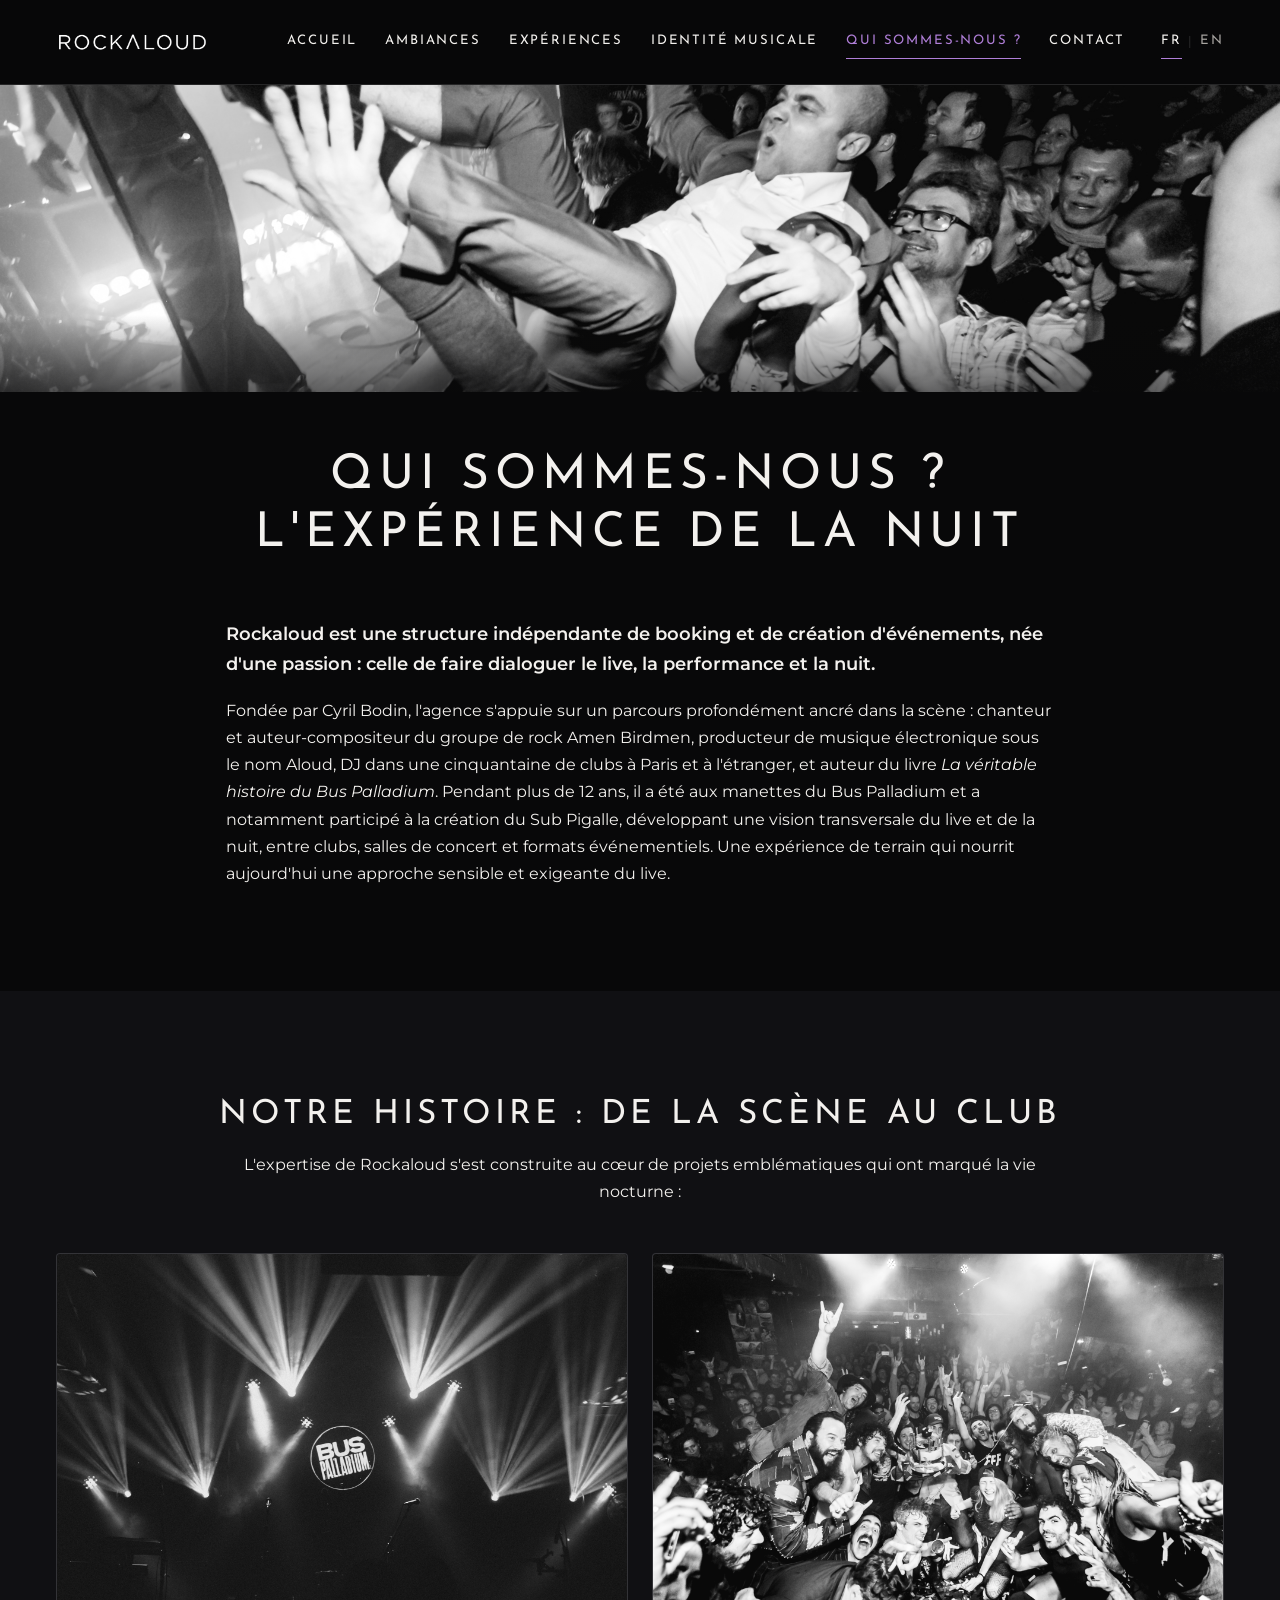
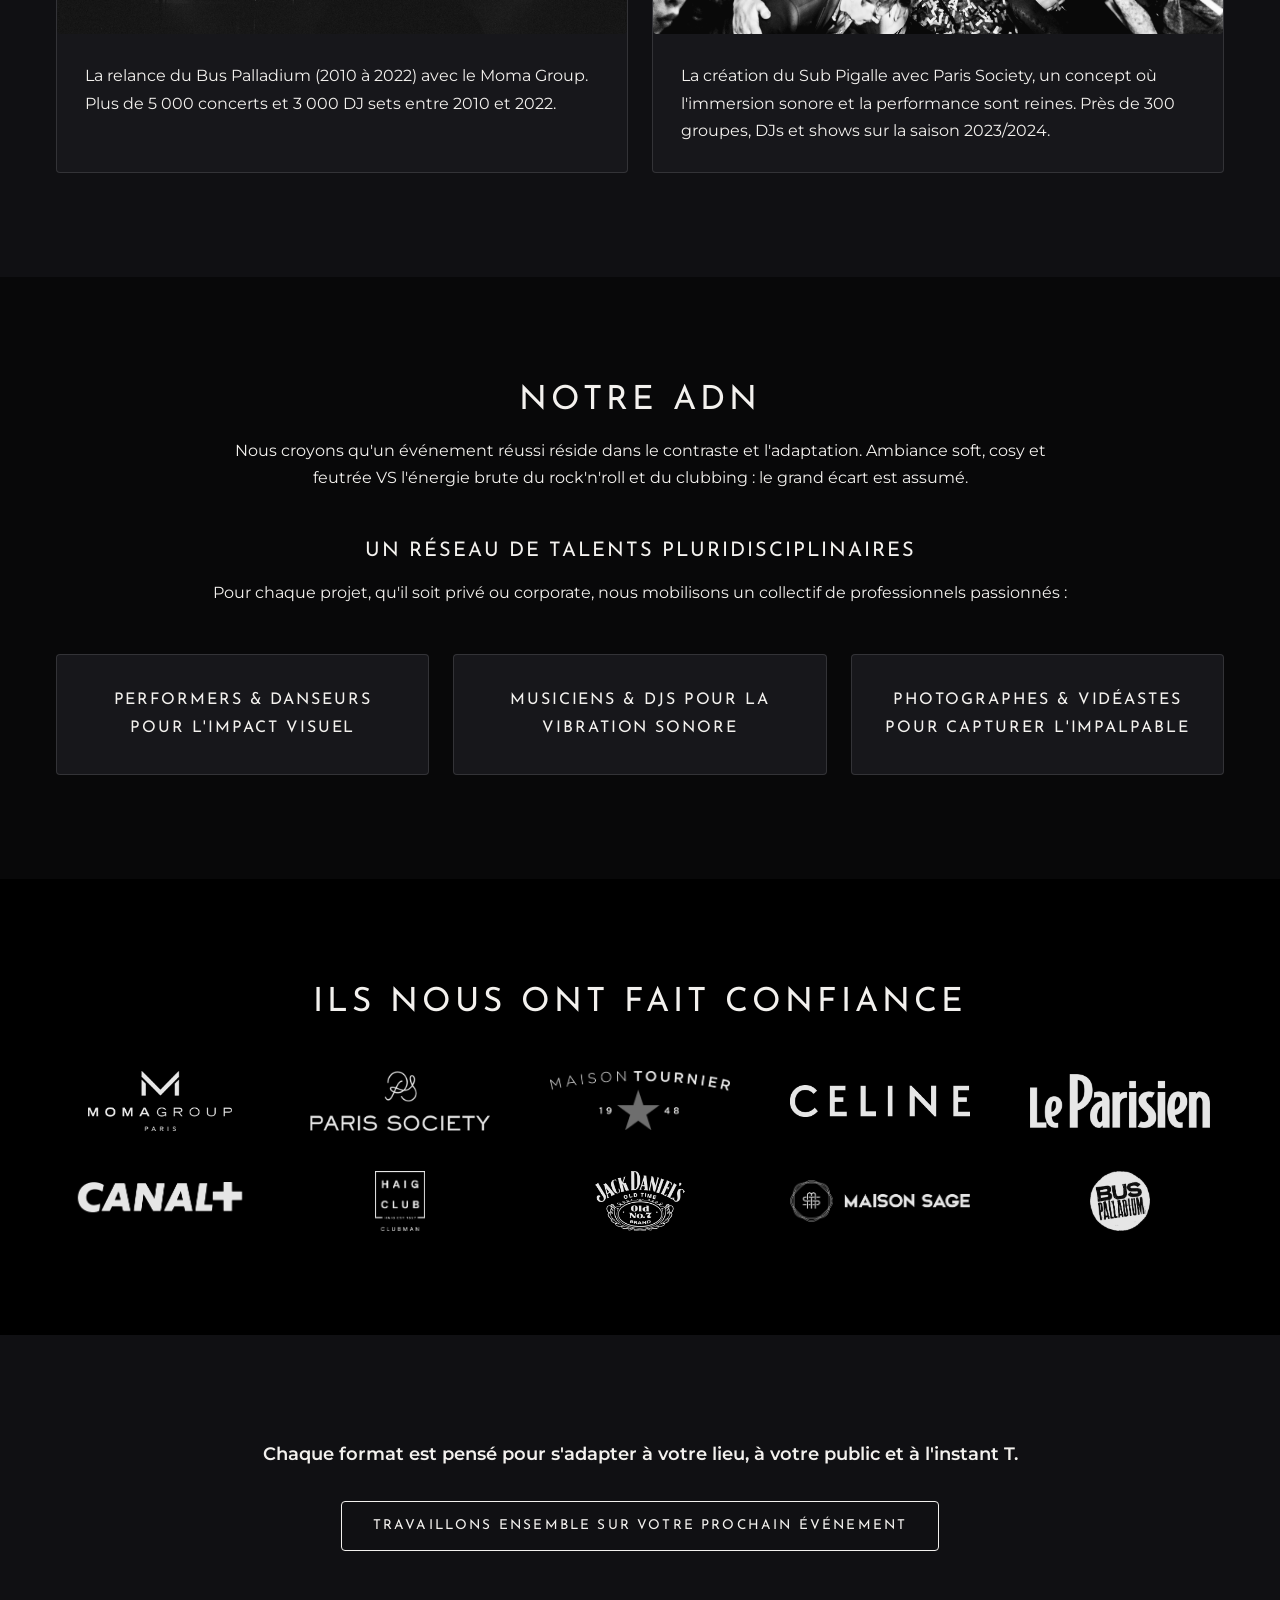
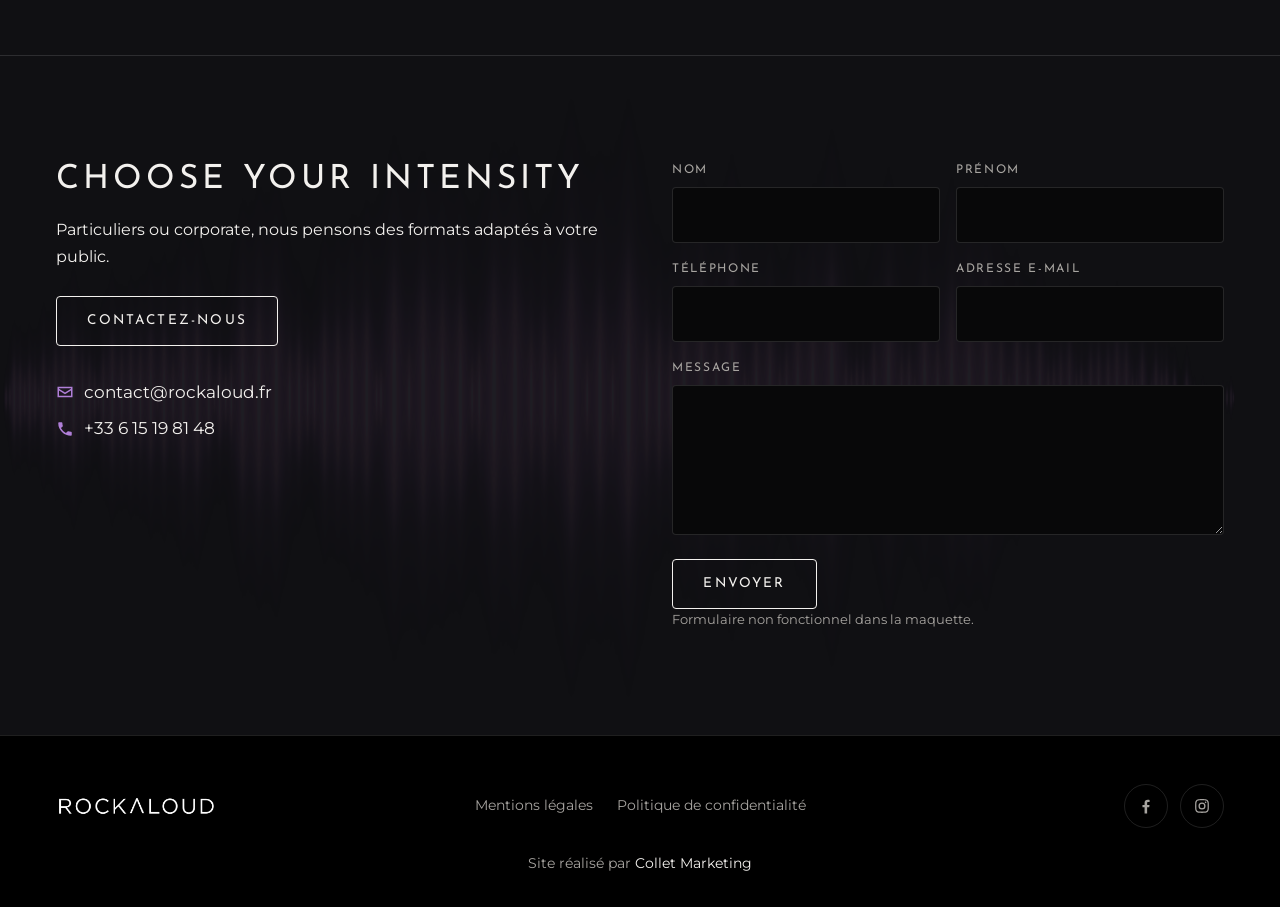
<file: qui-sommes-nous.html>
<!DOCTYPE html>
<html lang="fr">
<head>
  <meta charset="UTF-8">
  <meta name="viewport" content="width=device-width, initial-scale=1">
  <title>Qui sommes-nous ? L'Expérience de la Nuit | Rockaloud</title>
  <meta name="description" content="Rockaloud, structure indépendante de booking et de création d'événements fondée par Cyril Bodin.">
  <link rel="icon" href="media/cropped-favicon-rockaloud.jpg">
  <link rel="preconnect" href="https://fonts.googleapis.com">
  <link rel="preconnect" href="https://fonts.gstatic.com" crossorigin>
  <link href="https://fonts.googleapis.com/css2?family=Josefin+Sans:wght@300;400&family=Montserrat:ital,wght@0,400;0,600;1,400&display=swap" rel="stylesheet">
  <link rel="stylesheet" href="css/style.css">
</head>
<body class="page-qui-sommes-nous">
<header class="site-header">
  <div class="container site-header__inner">
    <a class="site-header__logo" href="index.html" aria-label="Rockaloud, accueil">
      <img src="media/logo-Rockaloud-3-removebg-preview.png" alt="Rockaloud" width="1000" height="250">
    </a>
    <nav class="site-nav" id="site-nav" aria-label="Navigation principale">
        <a href="index.html">Accueil</a>
        <a href="ambiances.html">Ambiances</a>
        <a href="experiences.html">Expériences</a>
        <a href="identite-musicale.html">Identité musicale</a>
        <a href="qui-sommes-nous.html" class="is-active" aria-current="page">Qui sommes-nous ?</a>
        <a href="contact.html">Contact</a>
      <div class="lang-switch" aria-label="Langue">
        <a href="#" class="is-active" aria-current="true">FR</a><span aria-hidden="true">|</span><a href="#" title="Version anglaise (non fonctionnelle dans la maquette)">EN</a>
      </div>
    </nav>
    <button class="nav-toggle" type="button" aria-controls="site-nav" aria-expanded="false" aria-label="Ouvrir le menu">
      <span></span><span></span><span></span>
    </button>
  </div>
</header>
<main>

  <!-- Photo provisoire : Cyril envoie une photo où on le voit ; Q8B4621 pourra alors être réutilisée ailleurs -->

  <section class="page-hero">
    <img class="page-hero__bg" src="media/Q8B4621.jpg" alt="Slam dans le public lors d'un concert, noir et blanc" width="1920" height="1280" fetchpriority="high" style="object-position:50% 35%">
  </section>


  <div class="page-title container container--narrow">
    <h1>Qui sommes-nous ? L'Expérience de la Nuit</h1>
  </div>

  <section class="section section--tight">
    <div class="container container--narrow">
          <p class="lead">Rockaloud est une structure indépendante de booking et de création d'événements, née d'une passion : celle de faire dialoguer le live, la performance et la nuit.</p>
          <p>Fondée par Cyril Bodin, l'agence s'appuie sur un parcours profondément ancré dans la scène : chanteur et auteur-compositeur du groupe de rock Amen Birdmen, producteur de musique électronique sous le nom Aloud, DJ dans une cinquantaine de clubs à Paris et à l'étranger, et auteur du livre <em>La véritable histoire du Bus Palladium</em>. Pendant plus de 12 ans, il a été aux manettes du Bus Palladium et a notamment participé à la création du Sub Pigalle, développant une vision transversale du live et de la nuit, entre clubs, salles de concert et formats événementiels. Une expérience de terrain qui nourrit aujourd'hui une approche sensible et exigeante du live.</p>
    </div>
  </section>

  <section class="section section--alt">
    <div class="container">
      <div class="section__head">
        <h2>Notre Histoire : De la Scène au Club</h2>
        <p>L'expertise de Rockaloud s'est construite au cœur de projets emblématiques qui ont marqué la vie nocturne :</p>
      </div>
      <div class="grid grid--2">
        <article class="card card--media">
          <div class="media media--landscape">
            <img src="media/bus-palladium.jpg" alt="Scène du Bus Palladium sous les projecteurs" width="1920" height="1280" loading="lazy">
          </div>
          <div class="card__body">
            <p>La relance du Bus Palladium (2010 à 2022) avec le Moma Group. Plus de 5 000 concerts et 3 000 DJ sets entre 2010 et 2022.</p>
          </div>
        </article>
        <article class="card card--media">
          <div class="media media--landscape">
            <img src="media/concert-img-noir-blanc.jpg" alt="Public en liesse lors d'un concert, noir et blanc" width="1920" height="1280" loading="lazy">
          </div>
          <div class="card__body">
            <p>La création du Sub Pigalle avec Paris Society, un concept où l'immersion sonore et la performance sont reines. Près de 300 groupes, DJs et shows sur la saison 2023/2024.</p>
          </div>
        </article>
      </div>
    </div>
  </section>

  <section class="section">
    <div class="container">
      <div class="section__head">
        <h2>Notre ADN</h2>
        <p>Nous croyons qu'un événement réussi réside dans le contraste et l'adaptation. Ambiance soft, cosy et feutrée VS l'énergie brute du rock'n'roll et du clubbing : le grand écart est assumé.</p>
      </div>
      <div class="section__head">
        <h3>Un Réseau de Talents Pluridisciplinaires</h3>
        <p>Pour chaque projet, qu'il soit privé ou corporate, nous mobilisons un collectif de professionnels passionnés :</p>
      </div>
      <div class="grid grid--3">
        <div class="card card--label">Performers &amp; Danseurs pour l'impact visuel</div>
        <div class="card card--label">Musiciens &amp; DJs pour la vibration sonore</div>
        <div class="card card--label">Photographes &amp; Vidéastes pour capturer l'impalpable</div>
      </div>
    </div>
  </section>

  <section class="section section--tight logos">
    <div class="container">
      <div class="section__head">
        <h2>Ils nous ont fait confiance</h2>
      </div>
      <div class="logos__grid">
        <div><img src="media/logo-moma-group.png" alt="Moma Group" loading="lazy"></div>
        <div><img src="media/676c17e3c40debbca93099bb_paris-society.png" alt="Paris Society" loading="lazy"></div>
        <div><img src="media/logo-maison-tournier.png" alt="Maison Tournier" loading="lazy"></div>
        <div><img src="media/embleme-Celine.jpg" alt="Celine" loading="lazy"></div>
        <div><img src="media/logos-leparisien-white.png" alt="Le Parisien" loading="lazy"></div>
        <div><img src="media/logo-canal-plus.png" alt="Canal+" loading="lazy"></div>
        <div><img src="media/logo-haig-club.png" alt="Haig Club" loading="lazy"></div>
        <div><img src="media/jack-daniels.jpg" alt="Jack Daniel's" loading="lazy"></div>
        <div><img src="media/logo-maisonsage-blanc-sansfond-1-scaled.png" alt="La Maison Sage" loading="lazy"></div>
        <div><img src="media/logo-bus-palladium.jpg" alt="Bus Palladium" loading="lazy" class="logo--invert"></div>
      </div>
    </div>
  </section>

  <section class="section section--alt section--tight">
    <div class="container container--narrow text-center">
      <p class="lead">Chaque format est pensé pour s'adapter à votre lieu, à votre public et à l'instant T.</p>
      <p class="actions"><a class="btn" href="contact.html">Travaillons ensemble sur votre prochain événement</a></p>
    </div>
  </section>

  <!-- Bloc commun « Choose your intensity » -->
  <section class="section intensity" id="intensity">
    <div class="container">
      <div class="split" style="align-items:start">
        <div class="split__text intensity__text">
          <h2>Choose your intensity</h2>
          <p>Particuliers ou corporate, nous pensons des formats adaptés à votre public.</p>
          <a class="btn" href="contact.html">Contactez-nous</a>
          <div class="contact-lines">
            <a href="mailto:contact@rockaloud.fr"><svg viewBox="0 0 24 24" aria-hidden="true"><path d="M2 5h20v14H2V5zm2 2v.5l8 5 8-5V7H4zm16 3-8 5-8-5v7h16v-7z"/></svg>contact@rockaloud.fr</a>
            <a href="tel:+33615198148"><svg viewBox="0 0 24 24" aria-hidden="true"><path d="M6.6 10.8a15.1 15.1 0 0 0 6.6 6.6l2.2-2.2c.3-.3.7-.4 1-.2 1.1.4 2.3.6 3.6.6.6 0 1 .4 1 1V20c0 .6-.4 1-1 1A17 17 0 0 1 3 4c0-.6.4-1 1-1h3.5c.6 0 1 .4 1 1 0 1.3.2 2.5.6 3.6.1.3 0 .7-.2 1l-2.3 2.2z"/></svg>+33 6 15 19 81 48</a>
          </div>
        </div>
        <div class="split__media">
          <form class="form" action="#" method="post" onsubmit="return false;" novalidate>
            <div class="form__row">
              <div>
                <label for="intensity-nom">Nom</label>
                <input id="intensity-nom" name="nom" type="text" autocomplete="family-name">
              </div>
              <div>
                <label for="intensity-prenom">Prénom</label>
                <input id="intensity-prenom" name="prenom" type="text" autocomplete="given-name">
              </div>
            </div>
            <div class="form__row">
              <div>
                <label for="intensity-tel">Téléphone</label>
                <input id="intensity-tel" name="telephone" type="tel" autocomplete="tel">
              </div>
              <div>
                <label for="intensity-email">Adresse e-mail</label>
                <input id="intensity-email" name="email" type="email" autocomplete="email">
              </div>
            </div>
            <div>
              <label for="intensity-message">Message</label>
              <textarea id="intensity-message" name="message"></textarea>
            </div>
            <div>
              <button type="submit" class="btn">Envoyer</button>
              <p class="form__note">Formulaire non fonctionnel dans la maquette.</p>
            </div>
          </form>
        </div>
      </div>
    </div>
  </section>
</main>
<footer class="site-footer">
  <div class="container site-footer__inner">
    <a class="site-footer__logo" href="index.html" aria-label="Rockaloud, accueil">
      <img src="media/logo-Rockaloud-3.jpg" alt="Rockaloud" width="1200" height="300">
    </a>
    <nav class="site-footer__links" aria-label="Liens légaux">
      <a href="https://rockaloud.fr/mentions-legales/" target="_blank" rel="noopener">Mentions légales</a>
      <a href="https://rockaloud.fr/politique-de-confidentialite/" target="_blank" rel="noopener">Politique de confidentialité</a>
    </nav>
    <div class="social">
      <!-- lien Facebook à vérifier avec le client -->
      <a href="https://www.facebook.com/rockaloudmusic/" target="_blank" rel="noopener" aria-label="Facebook Rockaloud"><svg viewBox="0 0 24 24" aria-hidden="true"><path d="M13.5 22v-8.2h2.8l.4-3.3h-3.2V8.4c0-.9.3-1.6 1.6-1.6h1.7V3.9c-.3 0-1.3-.1-2.5-.1-2.5 0-4.2 1.5-4.2 4.3v2.4H7.3v3.3h2.8V22h3.4z"/></svg></a>
      <a href="https://www.instagram.com/rockaloud_talent_agency/" target="_blank" rel="noopener" aria-label="Instagram Rockaloud"><svg viewBox="0 0 24 24" aria-hidden="true"><path d="M12 7.3A4.7 4.7 0 1 0 12 16.7 4.7 4.7 0 0 0 12 7.3zm0 7.7a3 3 0 1 1 0-6 3 3 0 0 1 0 6zm5.9-7.9a1.1 1.1 0 1 1-2.2 0 1.1 1.1 0 0 1 2.2 0zM21.1 8.3c-.1-1.5-.4-2.8-1.5-3.9S17.2 3 15.7 2.9C14.2 2.8 9.8 2.8 8.3 2.9 6.8 3 5.5 3.3 4.4 4.4S3 6.8 2.9 8.3c-.1 1.5-.1 5.9 0 7.4.1 1.5.4 2.8 1.5 3.9s2.4 1.4 3.9 1.5c1.5.1 5.9.1 7.4 0 1.5-.1 2.8-.4 3.9-1.5s1.4-2.4 1.5-3.9c.1-1.5.1-5.9 0-7.4zm-2 9c-.3.8-.9 1.4-1.7 1.7-1.2.5-4 .4-5.4.4s-4.2.1-5.4-.4c-.8-.3-1.4-.9-1.7-1.7-.5-1.2-.4-4-.4-5.4s-.1-4.2.4-5.4c.3-.8.9-1.4 1.7-1.7 1.2-.5 4-.4 5.4-.4s4.2-.1 5.4.4c.8.3 1.4.9 1.7 1.7.5 1.2.4 4 .4 5.4s.1 4.2-.4 5.4z"/></svg></a>
    </div>
    <p class="site-footer__credit">Site réalisé par <a href="https://colletmarketing.com/" target="_blank" rel="noopener">Collet Marketing</a></p>
  </div>
</footer>
<script src="js/main.js"></script>
</body>
</html>
</file>
<file: css/style.css>
/* ==========================================================================
   Rockaloud, maquette statique v2
   Un seul fichier CSS partagé par les 6 pages.
   ========================================================================== */

:root {
  --bg: #080809;
  --bg-2: #101013;
  --bg-3: #17171b;
  --text: #f3f1ee;
  --muted: #a7a4a0;
  --accent: #b07fd8;
  --accent-soft: rgba(176, 127, 216, 0.18);
  --line: rgba(255, 255, 255, 0.12);
  --placeholder: #3a3a40;
  --font-title: "Josefin Sans", "Montserrat", "Helvetica Neue", Arial, sans-serif;
  --font-body: "Montserrat", "Helvetica Neue", Arial, sans-serif;
  --container: 1200px;
  --gutter: 16px;
  --radius: 4px;
  --header-h: 84px;
}

*, *::before, *::after { box-sizing: border-box; }

html { scroll-behavior: smooth; -webkit-text-size-adjust: 100%; }

body {
  margin: 0;
  background: var(--bg);
  color: var(--text);
  font-family: var(--font-body);
  font-size: 1rem;
  line-height: 1.7;
  overflow-x: hidden;
}

img, video, iframe { max-width: 100%; display: block; }

a { color: inherit; text-decoration: none; }
a:hover { color: var(--accent); }

p { margin: 0 0 1.1rem; }
p:last-child { margin-bottom: 0; }

ul { margin: 0; padding: 0; list-style: none; }

/* --------------------------------------------------------------------------
   Typographie
   -------------------------------------------------------------------------- */

h1, h2, h3 {
  font-family: var(--font-title);
  font-weight: 400;
  text-transform: uppercase;
  letter-spacing: 0.12em;
  line-height: 1.2;
  margin: 0 0 1rem;
  color: var(--text);
}

h1 { font-size: clamp(1.9rem, 4vw, 3rem); }
h2 { font-size: clamp(1.45rem, 2.6vw, 2.1rem); }
h3 { font-size: clamp(1.05rem, 1.6vw, 1.25rem); letter-spacing: 0.1em; }

.subtitle {
  font-family: var(--font-title);
  font-size: clamp(1.05rem, 1.8vw, 1.35rem);
  letter-spacing: 0.06em;
  color: var(--accent);
  margin: 0 0 1.25rem;
}

.lead { font-size: 1.1rem; font-weight: 600; }

.muted { color: var(--muted); }

em { font-style: italic; }

/* --------------------------------------------------------------------------
   Mise en page
   -------------------------------------------------------------------------- */

.container {
  width: 100%;
  max-width: var(--container);
  margin: 0 auto;
  padding-left: var(--gutter);
  padding-right: var(--gutter);
}

.container--narrow { max-width: 860px; }

.section { padding: 5rem 0; }
.section--alt { background: var(--bg-2); }
.section--tight { padding: 3.5rem 0; }

.section__head { max-width: 860px; margin: 0 auto 3rem; text-align: center; }
.section__head p:last-child { margin-bottom: 0; }

.text-center { text-align: center; }

.split {
  display: grid;
  grid-template-columns: 1fr;
  gap: 2.5rem;
  align-items: center;
}

.split__media { min-width: 0; }
.split__text { min-width: 0; }

.grid {
  display: grid;
  grid-template-columns: 1fr;
  gap: 1.5rem;
}

@media (min-width: 768px) {
  .section { padding: 6.5rem 0; }
  .split { grid-template-columns: 1fr 1fr; gap: 4rem; }
  .split--reverse .split__media { order: 2; }
  .split--reverse .split__text { order: 1; }
  .grid--2 { grid-template-columns: repeat(2, 1fr); }
  .grid--3 { grid-template-columns: repeat(3, 1fr); }
  .grid--4 { grid-template-columns: repeat(2, 1fr); }
}

@media (min-width: 1024px) {
  .grid--4 { grid-template-columns: repeat(4, 1fr); }
}

/* --------------------------------------------------------------------------
   Boutons
   -------------------------------------------------------------------------- */

.btn {
  display: inline-block;
  font-family: var(--font-title);
  font-size: 0.85rem;
  letter-spacing: 0.16em;
  text-transform: uppercase;
  padding: 0.95rem 1.9rem;
  border: 1px solid var(--text);
  border-radius: var(--radius);
  color: var(--text);
  background: transparent;
  cursor: pointer;
  transition: background 0.25s ease, color 0.25s ease, border-color 0.25s ease;
  text-align: center;
  line-height: 1.3;
}

.btn:hover, .btn:focus-visible {
  background: var(--text);
  color: var(--bg);
  outline: none;
}

.btn--accent { border-color: var(--accent); color: var(--accent); }
.btn--accent:hover, .btn--accent:focus-visible { background: var(--accent); color: var(--bg); }

.btn--block { display: block; width: 100%; }

.actions { margin-top: 2rem; }

/* --------------------------------------------------------------------------
   Header
   -------------------------------------------------------------------------- */

.site-header {
  position: sticky;
  top: 0;
  z-index: 50;
  background: rgba(8, 8, 9, 0.92);
  backdrop-filter: blur(8px);
  border-bottom: 1px solid var(--line);
}

.site-header__inner {
  display: flex;
  align-items: center;
  justify-content: space-between;
  gap: 1rem;
  min-height: var(--header-h);
}

.site-header__logo img { height: 34px; width: auto; }

.site-nav {
  display: none;
  align-items: center;
  gap: 1.75rem;
}

.site-nav a {
  font-family: var(--font-title);
  font-size: 0.82rem;
  letter-spacing: 0.14em;
  text-transform: uppercase;
  padding: 0.35rem 0;
  border-bottom: 1px solid transparent;
  transition: color 0.2s ease, border-color 0.2s ease;
  white-space: nowrap;
}

.site-nav a:hover { color: var(--accent); }
.site-nav a.is-active { color: var(--accent); border-bottom-color: var(--accent); }

.lang-switch {
  display: flex;
  align-items: center;
  gap: 0.4rem;
  font-family: var(--font-title);
  font-size: 0.8rem;
  letter-spacing: 0.12em;
  margin-left: 0.5rem;
}

.lang-switch a { color: var(--muted); }
.lang-switch a.is-active { color: var(--text); }
.lang-switch span { color: var(--line); }

.nav-toggle {
  display: inline-flex;
  flex-direction: column;
  justify-content: center;
  gap: 5px;
  width: 44px;
  height: 44px;
  padding: 0 9px;
  background: transparent;
  border: 1px solid var(--line);
  border-radius: var(--radius);
  cursor: pointer;
}

.nav-toggle span {
  display: block;
  height: 2px;
  background: var(--text);
  transition: transform 0.25s ease, opacity 0.25s ease;
}

.nav-toggle[aria-expanded="true"] span:nth-child(1) { transform: translateY(7px) rotate(45deg); }
.nav-toggle[aria-expanded="true"] span:nth-child(2) { opacity: 0; }
.nav-toggle[aria-expanded="true"] span:nth-child(3) { transform: translateY(-7px) rotate(-45deg); }

@media (max-width: 1023px) {
  .site-nav {
    position: absolute;
    top: 100%;
    left: 0;
    right: 0;
    flex-direction: column;
    align-items: flex-start;
    gap: 0;
    background: var(--bg-2);
    border-bottom: 1px solid var(--line);
    padding: 0.5rem var(--gutter) 1.25rem;
  }

  .site-nav.is-open { display: flex; }

  .site-nav a {
    width: 100%;
    padding: 0.85rem 0;
    border-bottom: 1px solid var(--line);
    font-size: 0.9rem;
  }

  .site-nav a.is-active { border-bottom-color: var(--line); }

  .lang-switch { margin: 1rem 0 0; }
  .site-nav .lang-switch a { width: auto; padding: 0; border-bottom: 0; font-size: 0.85rem; }
}

@media (min-width: 1024px) {
  .site-nav { display: flex; }
  .nav-toggle { display: none; }
  .site-header__logo img { height: 38px; }
}

/* --------------------------------------------------------------------------
   Hero vidéo
   -------------------------------------------------------------------------- */

.hero {
  position: relative;
  height: calc(100svh - var(--header-h));
  min-height: 420px;
  max-height: 900px;
  overflow: hidden;
  background: #000;
}

.hero video {
  position: absolute;
  inset: 0;
  width: 100%;
  height: 100%;
  object-fit: cover;
}

.hero::after {
  content: "";
  position: absolute;
  inset: 0;
  background: linear-gradient(to bottom, rgba(8, 8, 9, 0) 55%, var(--bg) 100%);
  pointer-events: none;
}

.hero__note {
  position: absolute;
  left: var(--gutter);
  bottom: 1.25rem;
  z-index: 2;
  font-size: 0.72rem;
  letter-spacing: 0.04em;
  text-transform: uppercase;
  color: #fff;
  background: rgba(0, 0, 0, 0.6);
  border: 1px dashed rgba(255, 255, 255, 0.5);
  padding: 0.4rem 0.7rem;
  border-radius: var(--radius);
}

/* --------------------------------------------------------------------------
   Bandeau d'en-tête des pages intérieures : photo seule, le titre vient dessous
   -------------------------------------------------------------------------- */

.page-hero {
  position: relative;
  min-height: 200px;
  height: 24vw;
  max-height: 320px;
  overflow: hidden;
  background: #000;
}

.page-hero__bg {
  position: absolute;
  inset: 0;
  width: 100%;
  height: 100%;
  object-fit: cover;
  object-position: center;
}

.page-hero::after {
  content: "";
  position: absolute;
  left: 0;
  right: 0;
  bottom: 0;
  height: 25%;
  background: linear-gradient(to bottom, rgba(8, 8, 9, 0), rgba(8, 8, 9, 0.6));
  pointer-events: none;
}

.page-hero--placeholder { display: flex; }
.page-hero--placeholder .placeholder { min-height: 0; border-radius: 0; }
.page-hero--placeholder::after { display: none; }

/* Titre de page sous le bandeau */
.page-title { padding: 3.5rem 0 1rem; text-align: center; }
.page-title h1 { margin-bottom: 0; }
.page-title .subtitle { margin: 0.75rem 0 0; }
.page-title + .section { padding-top: 2.5rem; }

/* --------------------------------------------------------------------------
   Médias, emplacements, vidéos
   -------------------------------------------------------------------------- */

.media {
  width: 100%;
  overflow: hidden;
  border-radius: var(--radius);
  background: var(--bg-3);
}

.media img { width: 100%; height: 100%; object-fit: cover; }

.media--landscape { aspect-ratio: 3 / 2; }
.media--portrait { aspect-ratio: 3 / 4; }
.media--square { aspect-ratio: 1 / 1; }
.media--wide { aspect-ratio: 16 / 9; }

.placeholder {
  display: flex;
  flex-direction: column;
  align-items: center;
  justify-content: center;
  text-align: center;
  width: 100%;
  height: 100%;
  min-height: 220px;
  background: var(--placeholder);
  border: 2px dashed rgba(255, 255, 255, 0.35);
  border-radius: var(--radius);
  color: #fff;
  font-family: var(--font-title);
  font-size: 0.95rem;
  letter-spacing: 0.1em;
  text-transform: uppercase;
  padding: 1.5rem;
  line-height: 1.5;
}

.placeholder small {
  display: block;
  margin-top: 0.5rem;
  font-family: var(--font-body);
  font-size: 0.75rem;
  letter-spacing: 0.02em;
  text-transform: none;
  color: rgba(255, 255, 255, 0.75);
}

.video {
  position: relative;
  width: 100%;
  aspect-ratio: 16 / 9;
  background: #000;
  border-radius: var(--radius);
  overflow: hidden;
}

.video iframe {
  position: absolute;
  inset: 0;
  width: 100%;
  height: 100%;
  border: 0;
}

.video-stack { display: grid; gap: 1.25rem; }

/* --------------------------------------------------------------------------
   Cartes
   -------------------------------------------------------------------------- */

.card {
  background: var(--bg-3);
  border: 1px solid var(--line);
  border-radius: var(--radius);
  padding: 2rem 1.75rem;
  height: 100%;
}

.card h3 { margin-bottom: 0.75rem; }
.card p:last-child { margin-bottom: 0; }

.card--accent { border-top: 2px solid var(--accent); }

.card--media { padding: 0; overflow: hidden; display: flex; flex-direction: column; }
.card--media .card__body { padding: 1.75rem; }

.card--label {
  display: flex;
  align-items: center;
  justify-content: center;
  text-align: center;
  min-height: 120px;
  font-family: var(--font-title);
  text-transform: uppercase;
  letter-spacing: 0.12em;
  font-size: 1rem;
}

/* --------------------------------------------------------------------------
   Liste des styles (accueil)
   -------------------------------------------------------------------------- */

.styles-list {
  display: flex;
  flex-wrap: wrap;
  justify-content: center;
  gap: 0.75rem 1rem;
  margin-bottom: 2.5rem;
}

.styles-list a {
  font-family: var(--font-title);
  font-size: clamp(1rem, 2.4vw, 1.6rem);
  letter-spacing: 0.16em;
  text-transform: uppercase;
  padding: 0.6rem 1.1rem;
  border: 1px solid var(--line);
  border-radius: var(--radius);
  transition: border-color 0.2s ease, color 0.2s ease, background 0.2s ease;
}

.styles-list a:hover { border-color: var(--accent); color: var(--accent); background: var(--accent-soft); }

/* --------------------------------------------------------------------------
   Ambiances (blocs par style)
   -------------------------------------------------------------------------- */

.styles-list--compact { margin-bottom: 0; margin-top: 0.5rem; }
.styles-list--compact a { font-size: 0.85rem; letter-spacing: 0.14em; padding: 0.5rem 0.9rem; }

/* Un bloc fermé par thème : titre + texte en tête, vidéos dessous */
.theme {
  padding: 3rem 0;
  border-top: 1px solid var(--line);
  scroll-margin-top: calc(var(--header-h) + 1rem);
}

.theme:last-of-type { border-bottom: 1px solid var(--line); }

.theme__head { max-width: 820px; margin-bottom: 2rem; }

.theme__head h3 {
  font-size: clamp(1.4rem, 2.6vw, 2rem);
  letter-spacing: 0.18em;
  padding-left: 1rem;
  border-left: 3px solid var(--accent);
}

.theme__head p:last-child { margin-bottom: 0; }

.theme--text .theme__head { margin-bottom: 0; }

.theme__videos {
  display: grid;
  grid-template-columns: 1fr;
  gap: 1.25rem;
}

@media (min-width: 768px) {
  .theme {
    display: grid;
    grid-template-columns: 5fr 7fr;
    gap: 3rem;
    align-items: center;
    padding: 3.5rem 0;
  }

  .theme__head { margin-bottom: 0; }
  .theme__videos { grid-template-columns: 1fr; }
}

/* --------------------------------------------------------------------------
   Logos clients
   -------------------------------------------------------------------------- */

.logos { background: #000; }

.logos__grid {
  display: grid;
  grid-template-columns: repeat(2, 1fr);
  gap: 1.5rem 1rem;
  align-items: center;
  justify-items: center;
}

.logos__grid > * {
  display: flex;
  align-items: center;
  justify-content: center;
  width: 100%;
  height: 40px;
}

.logos__grid img {
  max-height: 40px;
  max-width: 150px;
  width: auto;
  height: auto;
  object-fit: contain;
  filter: grayscale(1) brightness(1.05);
  mix-blend-mode: screen;
  opacity: 0.9;
}

.logos__grid img.logo--invert { filter: grayscale(1) invert(1); mix-blend-mode: normal; }

.logos__grid .logo--text {
  font-family: var(--font-title);
  font-size: 0.85rem;
  letter-spacing: 0.18em;
  text-transform: uppercase;
  color: var(--text);
  opacity: 0.9;
}

@media (min-width: 600px) {
  .logos__grid { grid-template-columns: repeat(3, 1fr); }
}

@media (min-width: 900px) {
  .logos__grid { grid-template-columns: repeat(5, 1fr); gap: 2.5rem 2rem; }
  .logos__grid > * { height: 60px; }
  .logos__grid img { max-height: 60px; max-width: 180px; }
}

/* --------------------------------------------------------------------------
   Témoignages
   -------------------------------------------------------------------------- */

.testimonial {
  background: var(--bg-3);
  border: 1px solid var(--line);
  border-radius: var(--radius);
  padding: 2rem 1.75rem;
  display: flex;
  flex-direction: column;
  justify-content: space-between;
  height: 100%;
}

.testimonial blockquote {
  margin: 0 0 1.25rem;
  font-size: 1.02rem;
  line-height: 1.7;
}

.testimonial blockquote::before {
  content: "\201C";
  display: block;
  font-family: var(--font-title);
  font-size: 3rem;
  line-height: 0.6;
  color: var(--accent);
  margin-bottom: 0.9rem;
}

.testimonial cite {
  font-style: normal;
  font-family: var(--font-title);
  font-size: 0.8rem;
  letter-spacing: 0.14em;
  text-transform: uppercase;
  color: var(--muted);
}

/* --------------------------------------------------------------------------
   Bloc « Choose your intensity »
   -------------------------------------------------------------------------- */

.intensity {
  position: relative;
  background: var(--bg-2);
  border-top: 1px solid var(--line);
  overflow: hidden;
}

.intensity::before {
  content: "";
  position: absolute;
  inset: 0;
  background: url("../media/onde-2.png") center / cover no-repeat;
  opacity: 0.35;
  pointer-events: none;
}

.intensity .container { position: relative; }

.intensity__text .btn { margin-top: 0.5rem; }

.contact-lines { margin-top: 2rem; display: grid; gap: 0.5rem; }

.contact-lines a {
  display: inline-flex;
  align-items: center;
  gap: 0.6rem;
  font-size: 1.05rem;
}

.contact-lines svg { width: 18px; height: 18px; fill: var(--accent); flex: none; }

/* --------------------------------------------------------------------------
   Formulaire
   -------------------------------------------------------------------------- */

.form { display: grid; gap: 1rem; }

.form__row { display: grid; gap: 1rem; }

@media (min-width: 600px) {
  .form__row { grid-template-columns: 1fr 1fr; }
}

.form label {
  display: block;
  font-family: var(--font-title);
  font-size: 0.75rem;
  letter-spacing: 0.14em;
  text-transform: uppercase;
  color: var(--muted);
  margin-bottom: 0.4rem;
}

.form input, .form textarea {
  width: 100%;
  font: inherit;
  color: var(--text);
  background: var(--bg);
  border: 1px solid var(--line);
  border-radius: var(--radius);
  padding: 0.85rem 1rem;
  transition: border-color 0.2s ease;
}

.form input:focus, .form textarea:focus { outline: none; border-color: var(--accent); }

.form textarea { min-height: 150px; resize: vertical; }

.form ::placeholder { color: #6f6d6a; }

.form__note { font-size: 0.8rem; color: var(--muted); }

/* --------------------------------------------------------------------------
   Page Contact
   -------------------------------------------------------------------------- */

.contact-details { margin: 1.5rem 0 2rem; display: grid; gap: 0.6rem; }

.contact-details strong {
  font-family: var(--font-title);
  font-weight: 400;
  font-size: 0.78rem;
  letter-spacing: 0.14em;
  text-transform: uppercase;
  color: var(--muted);
  display: block;
}

.social {
  display: flex;
  gap: 0.75rem;
  margin: 0.75rem 0 2rem;
}

.social a {
  display: inline-flex;
  align-items: center;
  justify-content: center;
  width: 44px;
  height: 44px;
  border: 1px solid var(--line);
  border-radius: 50%;
  transition: border-color 0.2s ease, color 0.2s ease;
}

.social a:hover { border-color: var(--accent); }
.social svg { width: 18px; height: 18px; fill: currentColor; }

.signature {
  font-family: var(--font-title);
  letter-spacing: 0.08em;
  color: var(--muted);
  font-size: 0.95rem;
}

/* --------------------------------------------------------------------------
   Footer
   -------------------------------------------------------------------------- */

.site-footer {
  background: #000;
  border-top: 1px solid var(--line);
  padding: 3rem 0 2rem;
  font-size: 0.85rem;
  color: var(--muted);
}

.site-footer__inner {
  display: flex;
  flex-direction: column;
  align-items: center;
  gap: 1.5rem;
  text-align: center;
}

.site-footer__logo img { height: 40px; width: auto; }

.site-footer__links {
  display: flex;
  flex-wrap: wrap;
  justify-content: center;
  gap: 0.5rem 1.5rem;
}

.site-footer__links a { color: var(--muted); }
.site-footer__links a:hover { color: var(--text); }

.site-footer .social { margin: 0; }

.site-footer__credit a { color: var(--text); }

@media (min-width: 768px) {
  .site-footer__inner {
    display: grid;
    grid-template-columns: 1fr auto 1fr;
    align-items: center;
    text-align: left;
  }

  .site-footer__logo { justify-self: start; }
  .site-footer__links { justify-content: center; }
  .site-footer .social { justify-self: end; }
  .site-footer__credit { grid-column: 1 / -1; text-align: center; }
}

/* --------------------------------------------------------------------------
   Accessibilité
   -------------------------------------------------------------------------- */

.sr-only {
  position: absolute;
  width: 1px;
  height: 1px;
  padding: 0;
  margin: -1px;
  overflow: hidden;
  clip: rect(0, 0, 0, 0);
  white-space: nowrap;
  border: 0;
}

:focus-visible { outline: 2px solid var(--accent); outline-offset: 3px; }

@media (prefers-reduced-motion: reduce) {
  html { scroll-behavior: auto; }
  * { transition: none !important; }
}
</file>
